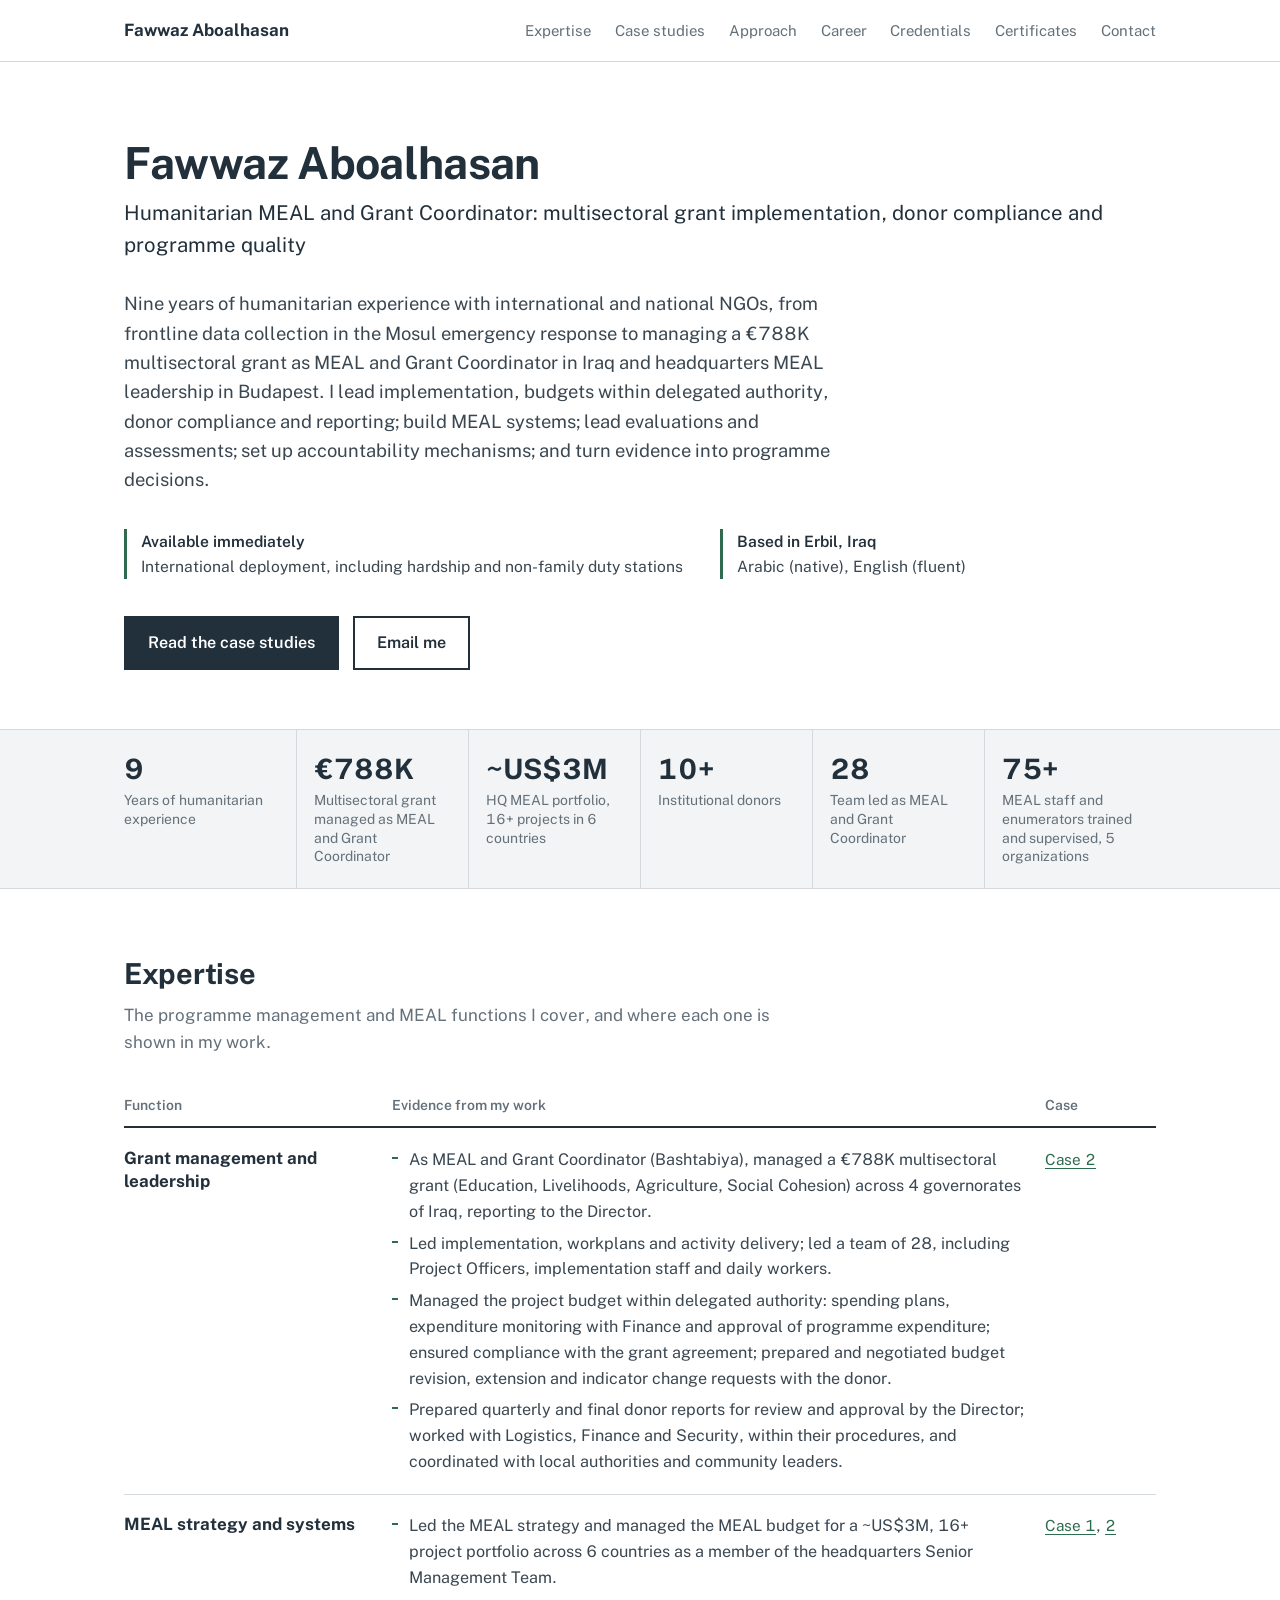
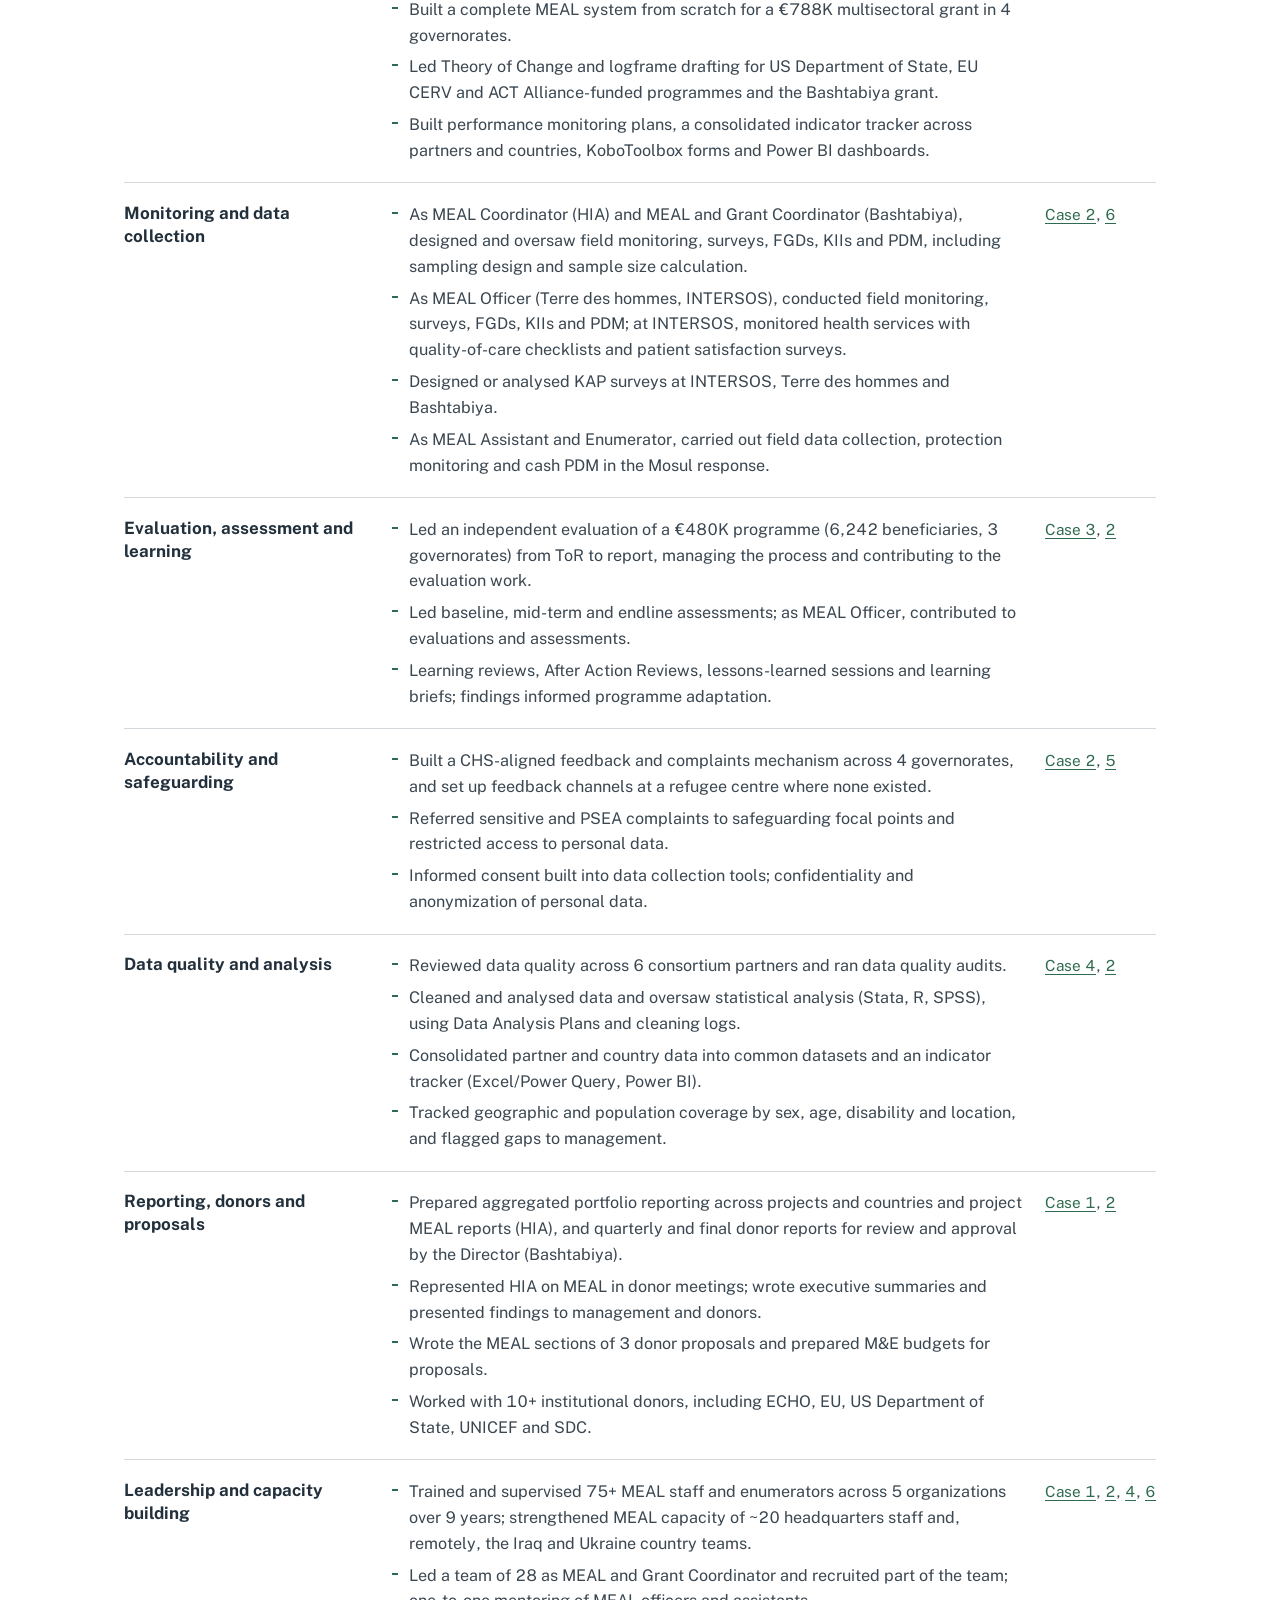
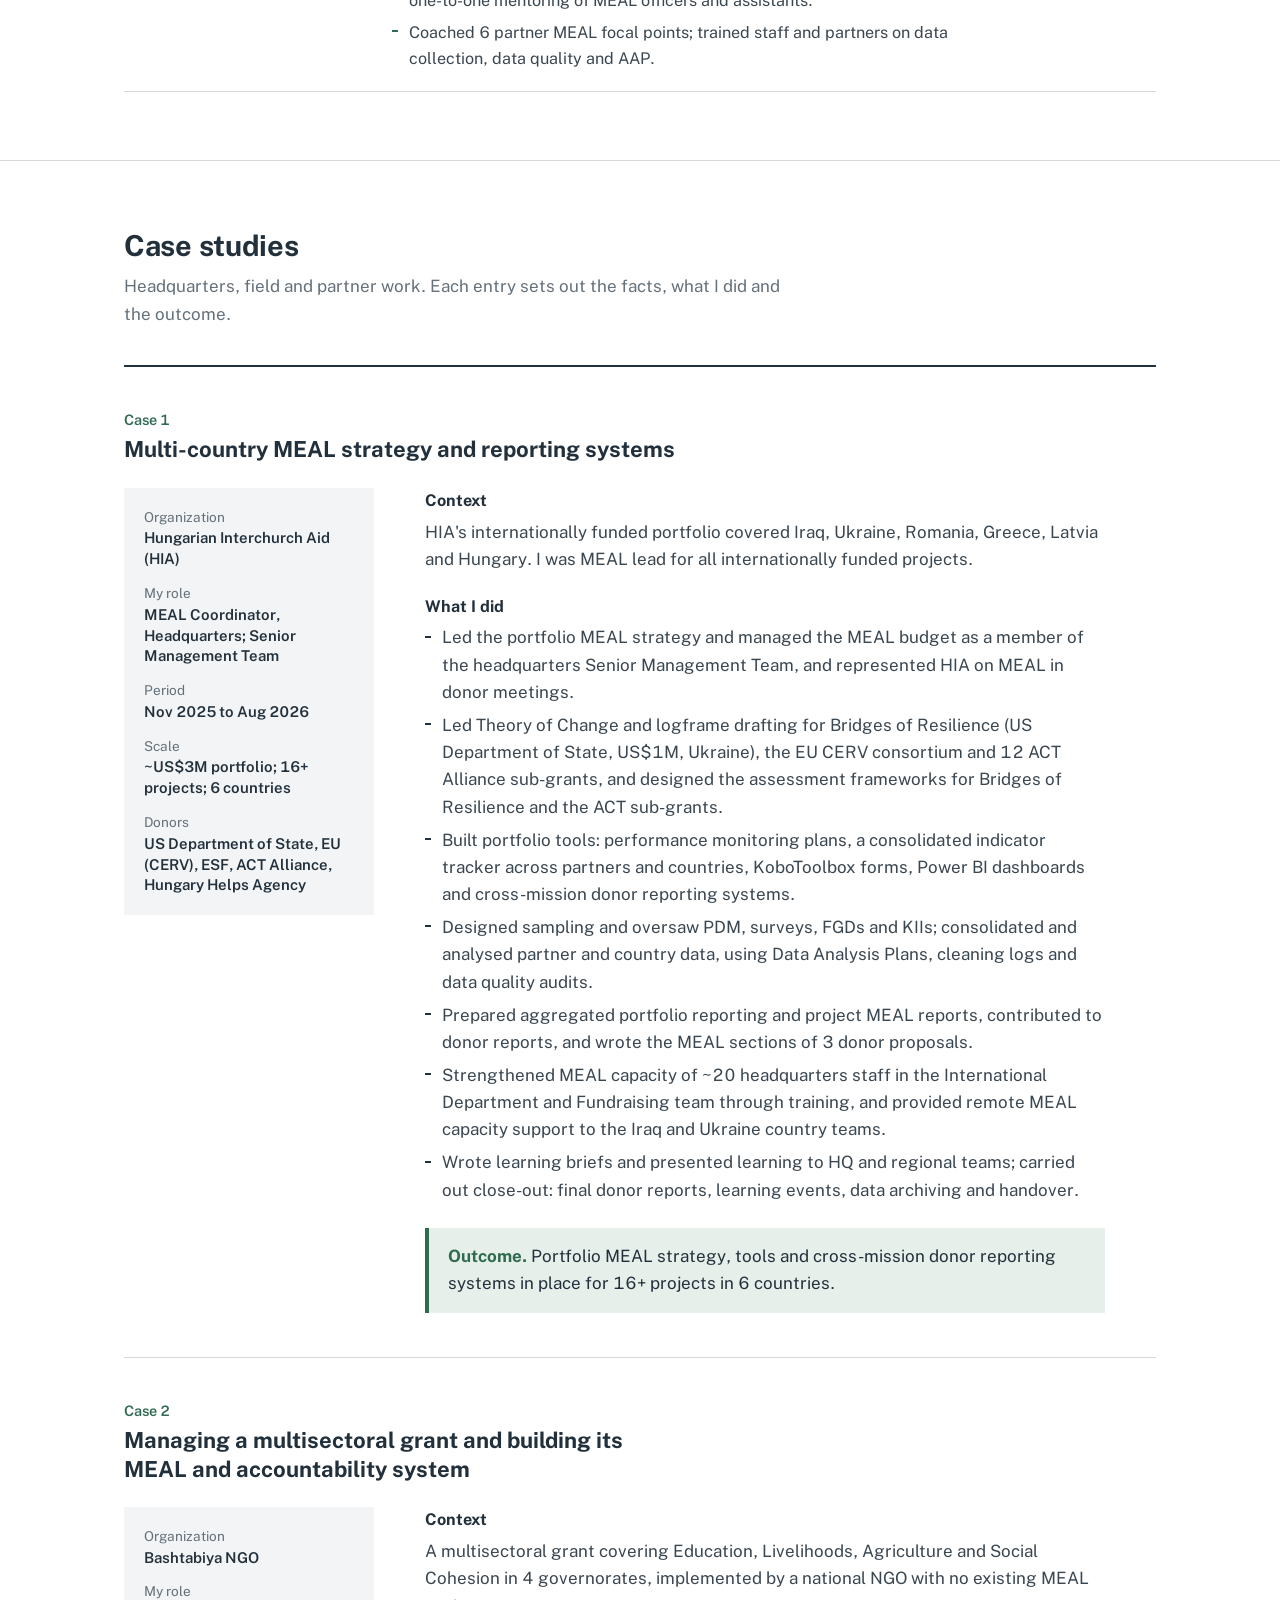
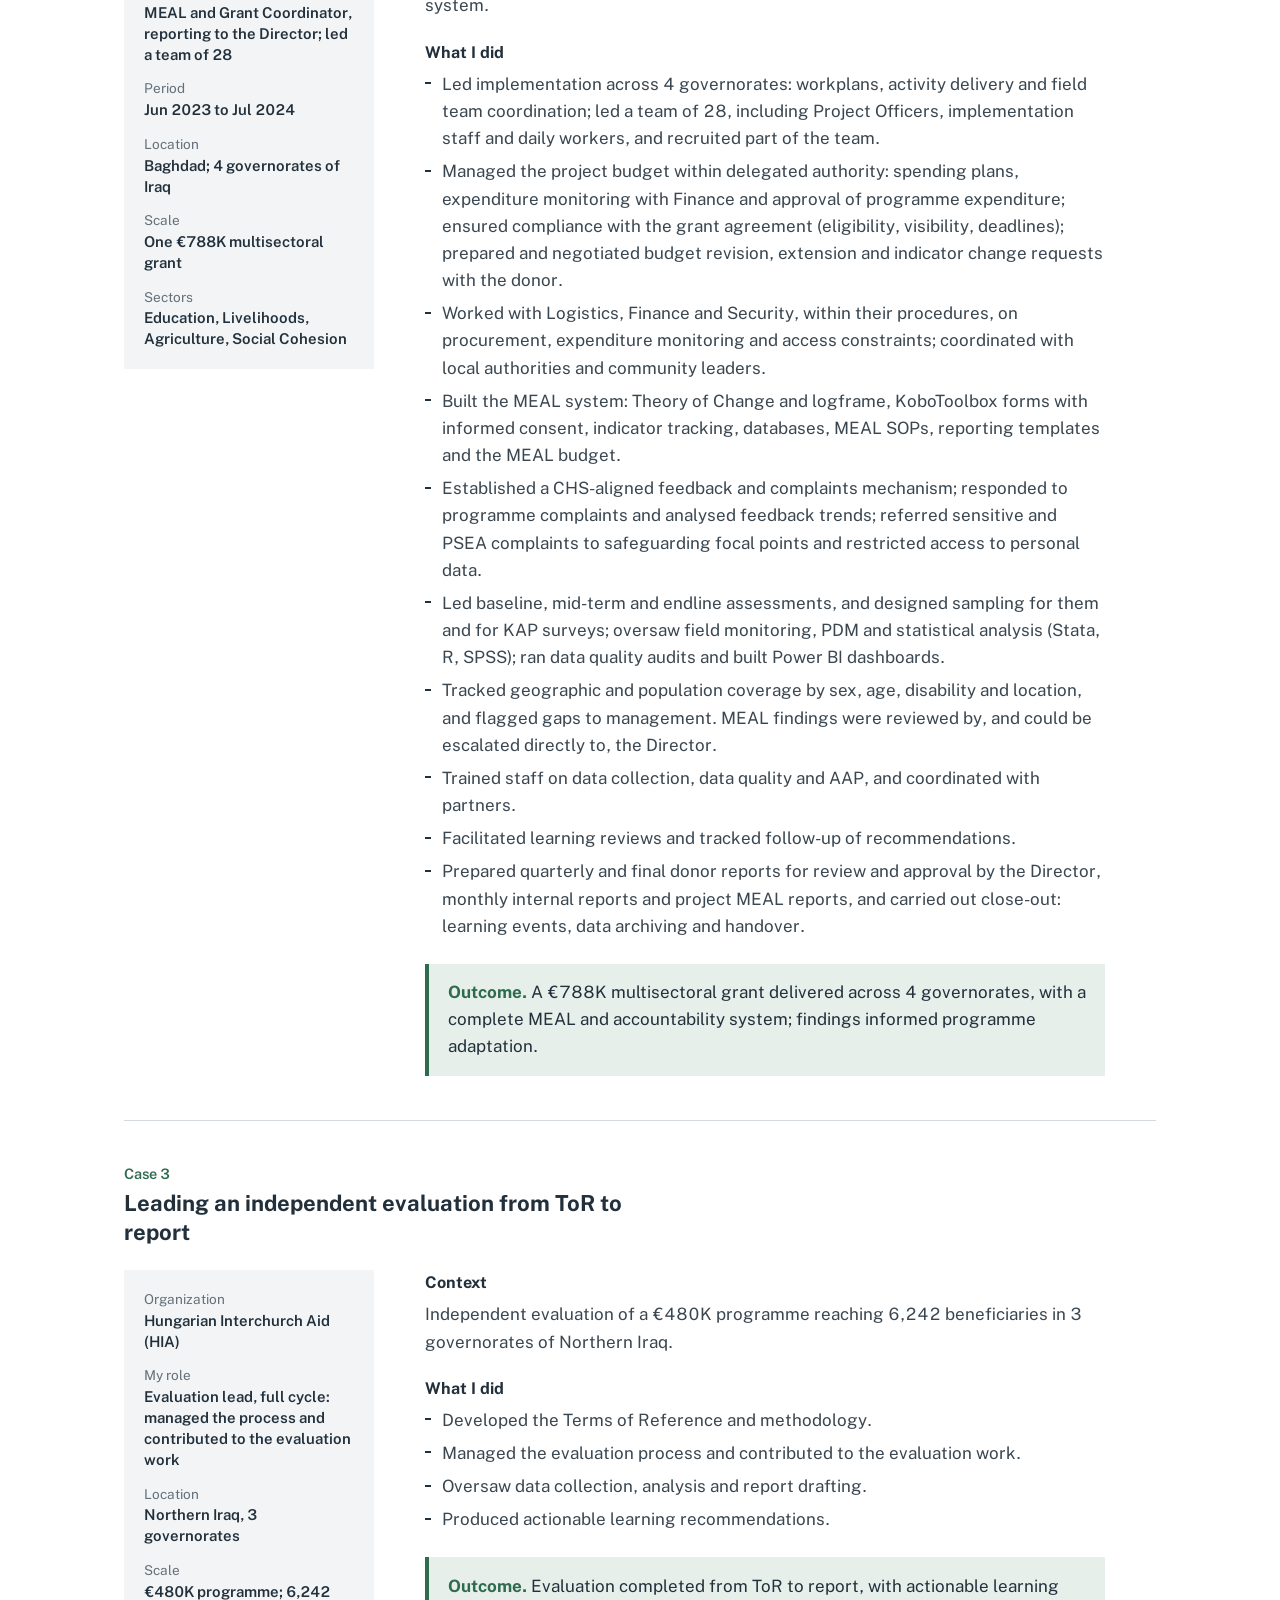
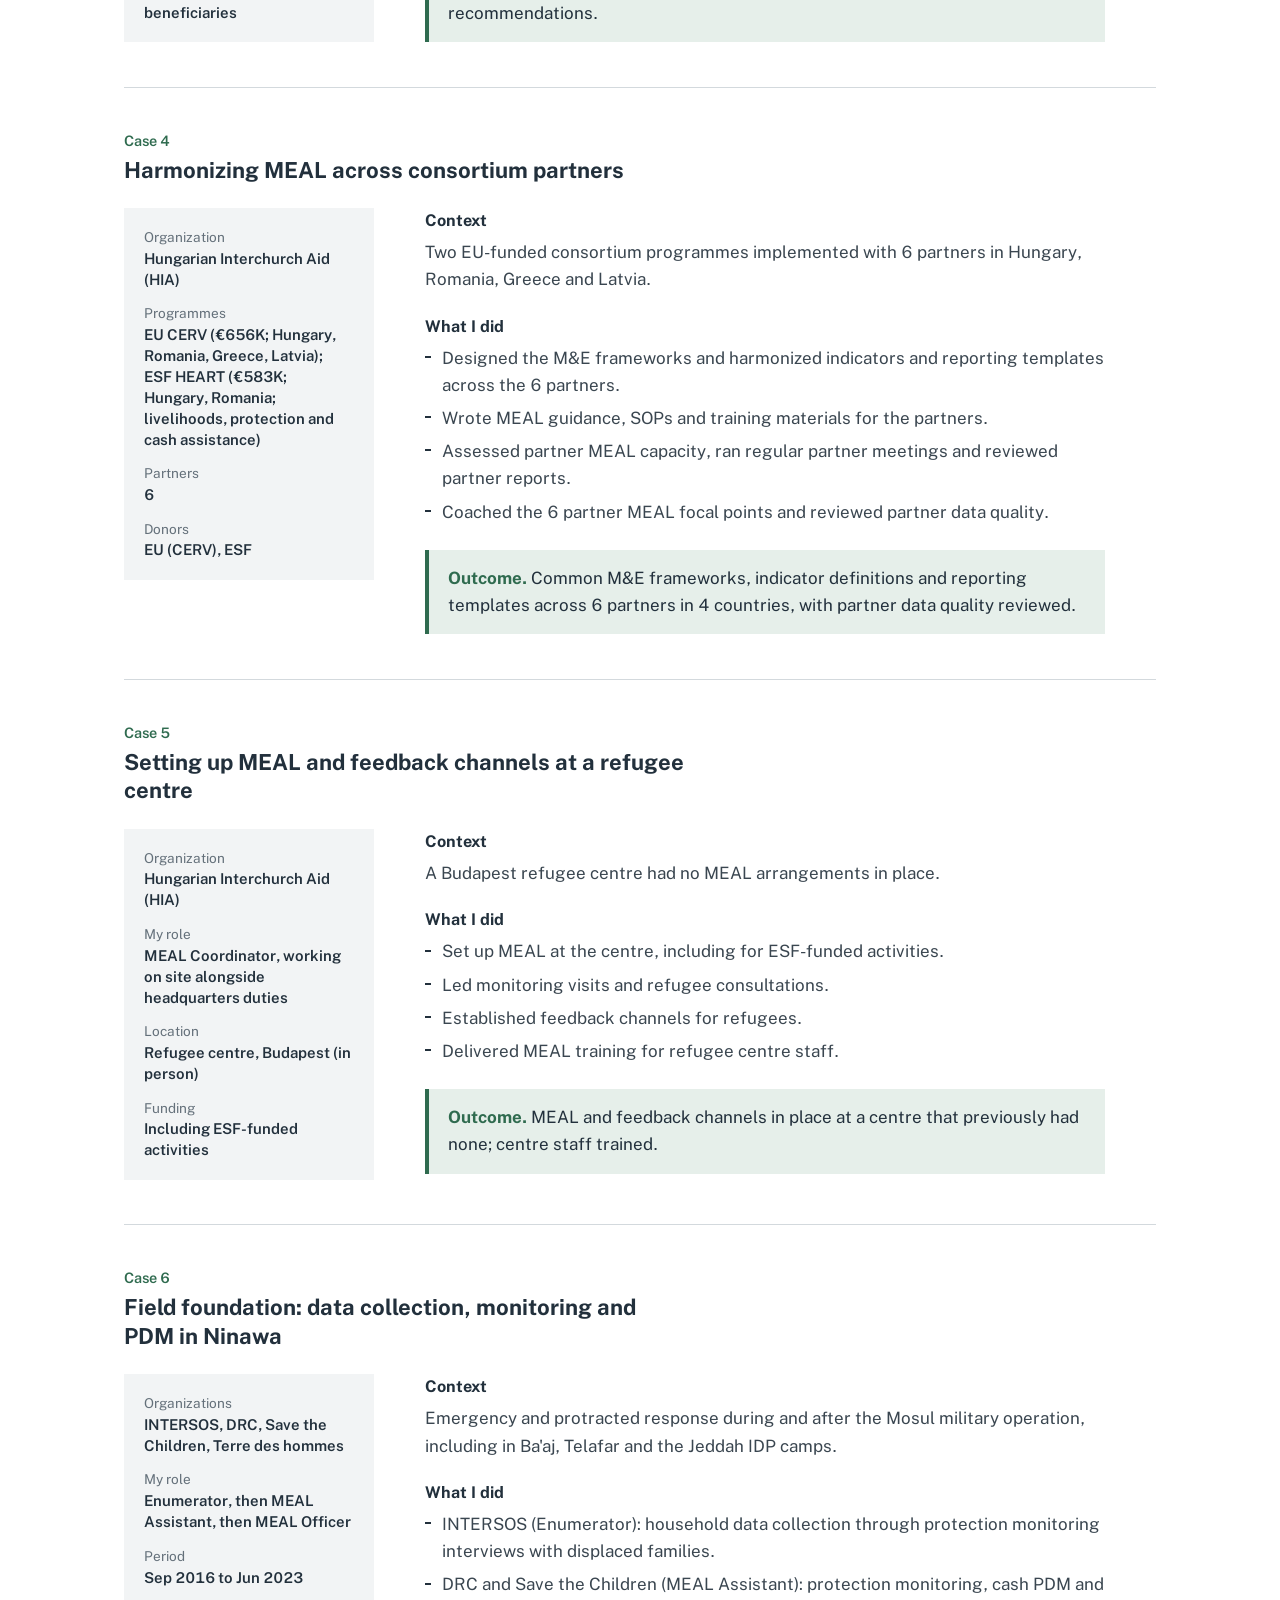
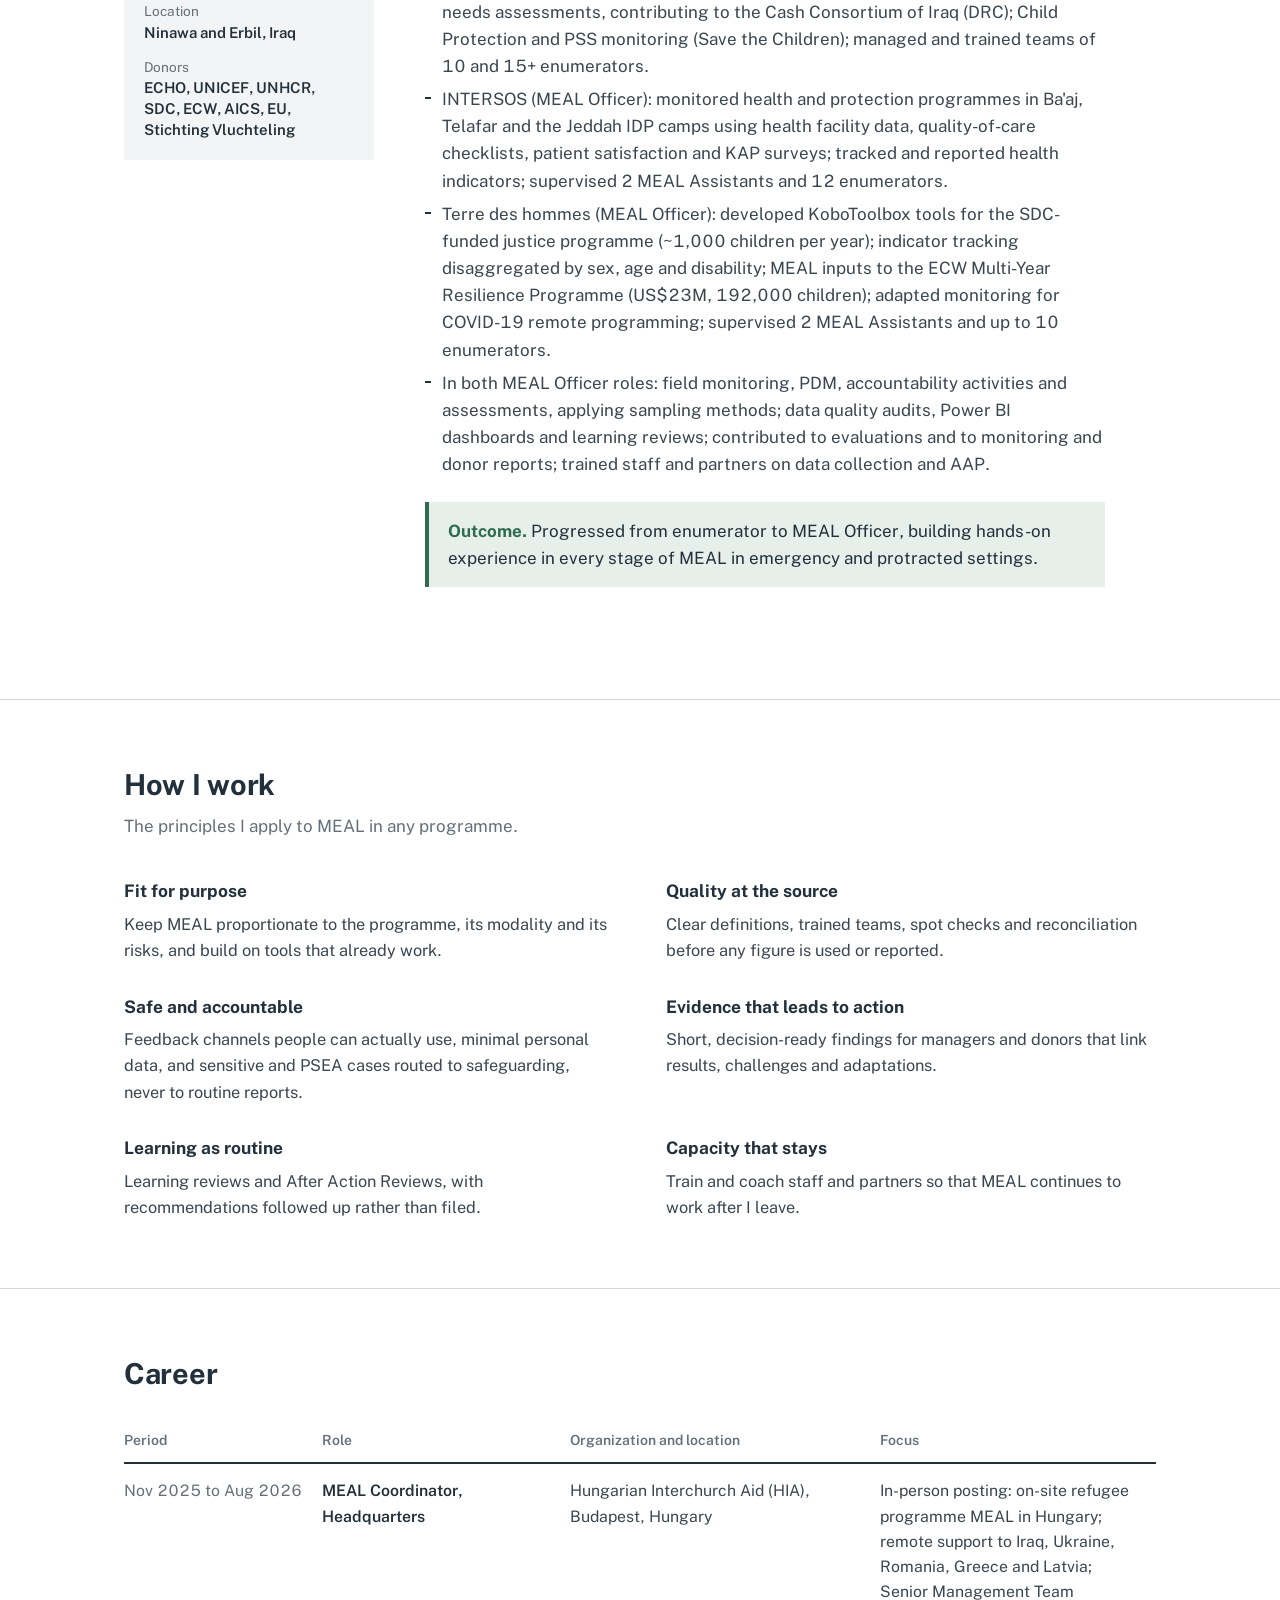
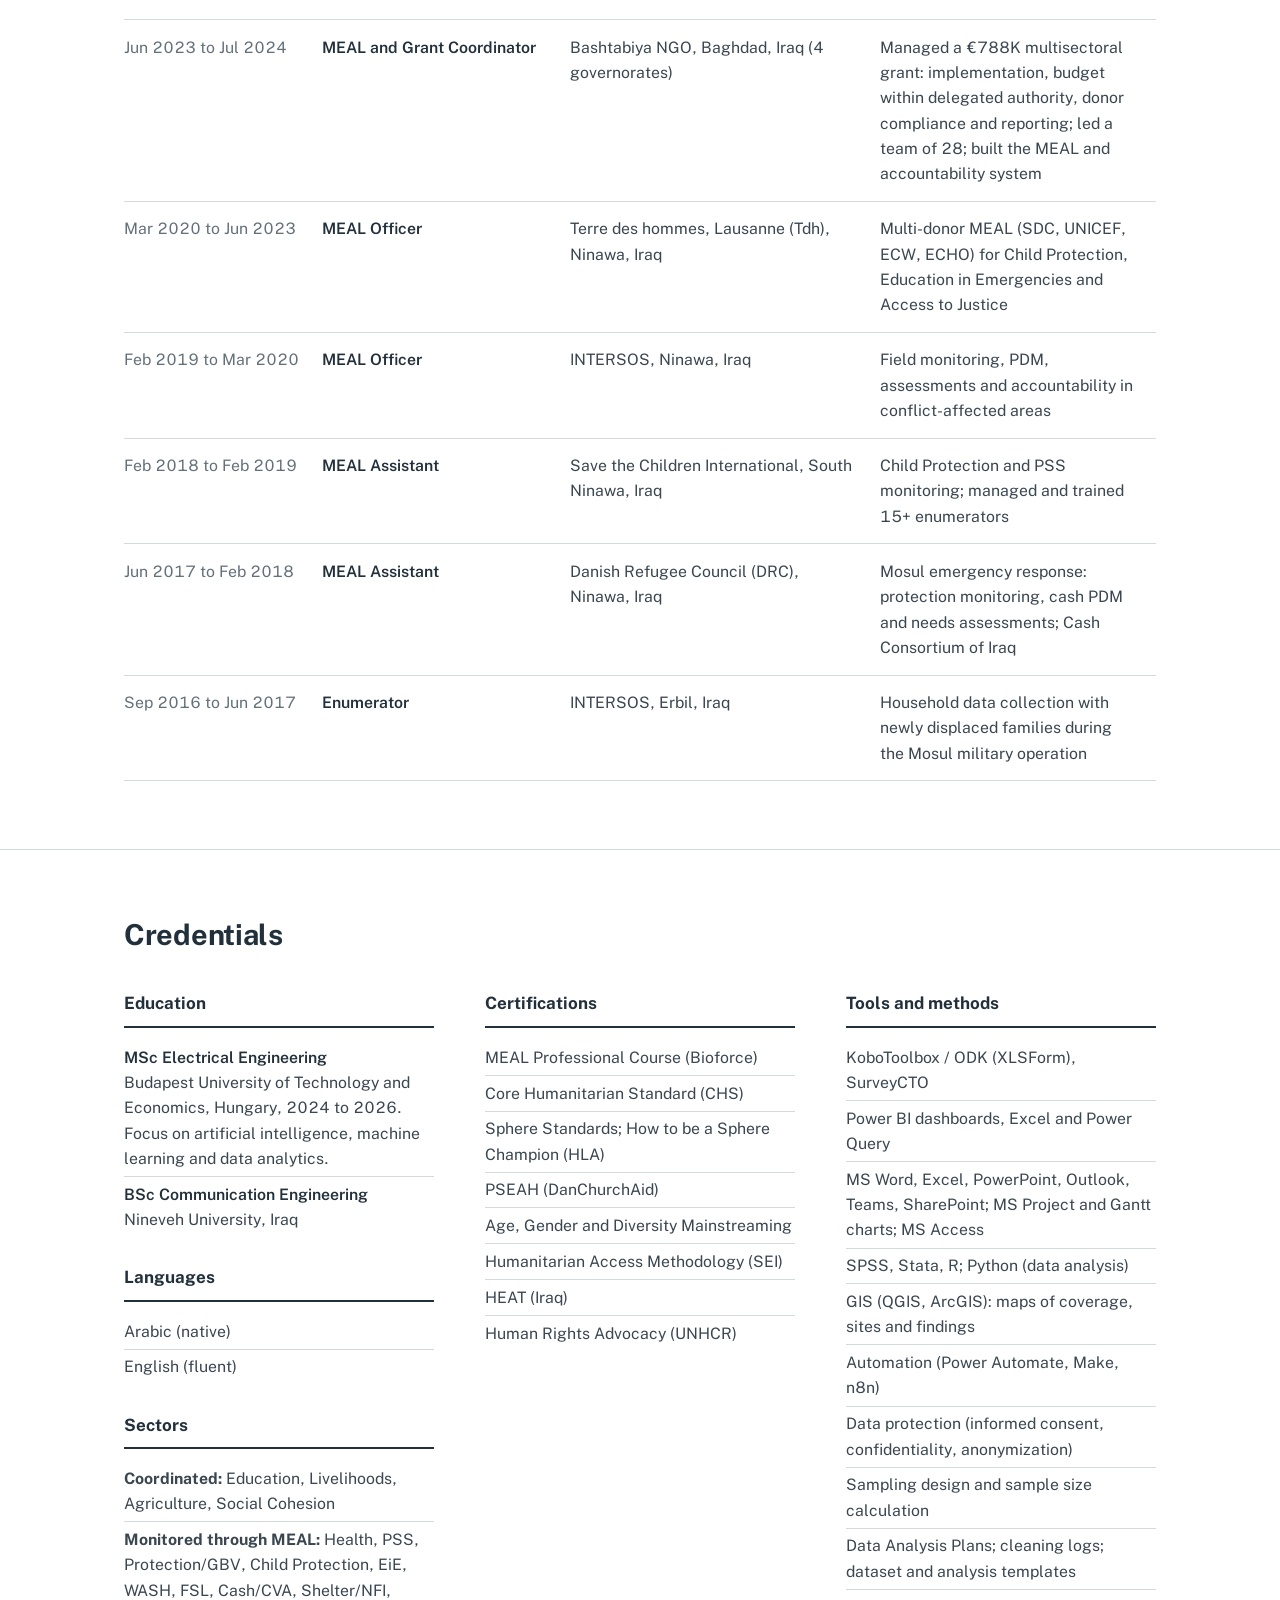
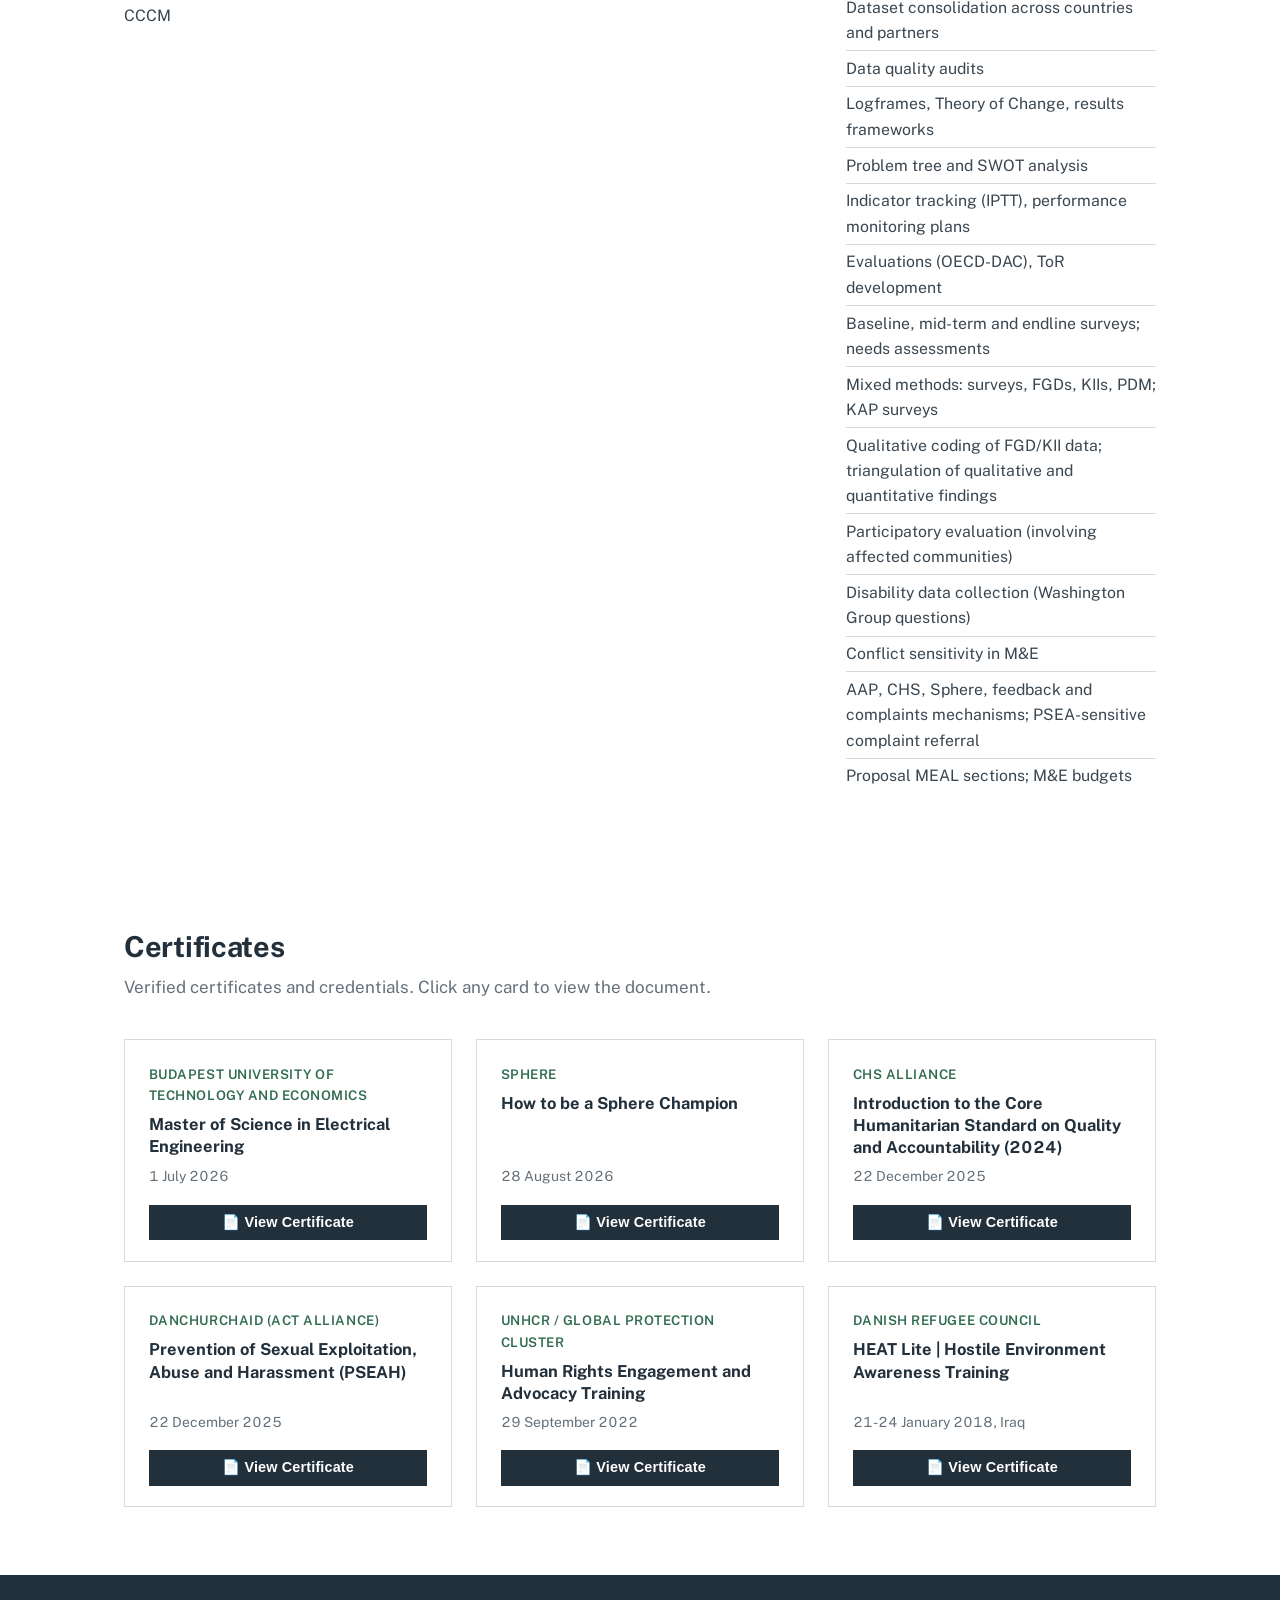
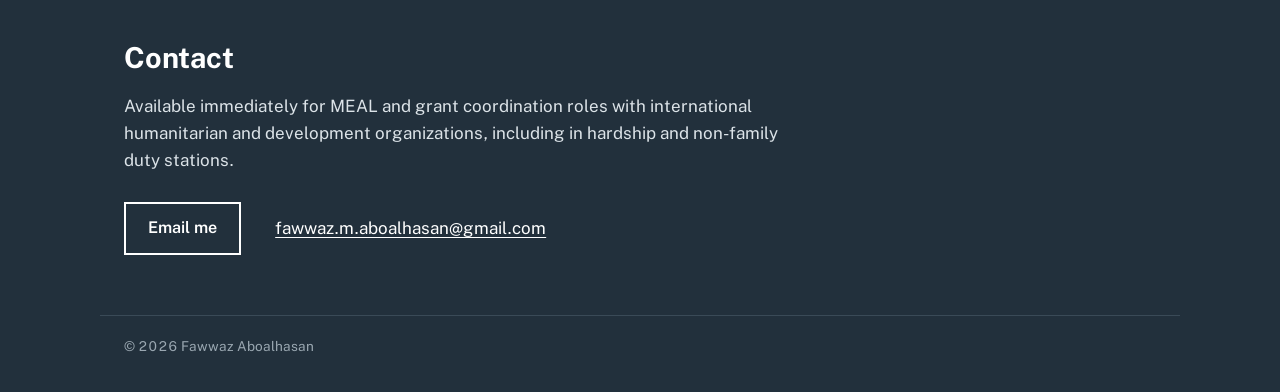
<file: index.html>
<!DOCTYPE html>
<html lang="en">
<head>
<meta charset="UTF-8">
<meta name="viewport" content="width=device-width, initial-scale=1.0">
<title>Fawwaz Aboalhasan | Humanitarian MEAL and Grant Coordinator</title>
<meta name="description" content="Fawwaz Aboalhasan: 9 years of humanitarian experience. MEAL and grant coordination, donor compliance and reporting, MEAL systems, evaluation and accountability to affected populations with international and national NGOs.">
<meta name="author" content="Fawwaz Aboalhasan">
<meta property="og:title" content="Fawwaz Aboalhasan | Humanitarian MEAL and Grant Coordinator">
<meta property="og:description" content="9 years of humanitarian experience: MEAL and grant coordination, donor compliance, MEAL systems, evaluation and accountability across 6 countries.">
<meta property="og:type" content="profile">
<link rel="icon" href="data:image/svg+xml,<svg xmlns='http://www.w3.org/2000/svg' viewBox='0 0 100 100'><rect width='100' height='100' fill='%2322303C'/><text x='50' y='66' font-family='Arial' font-weight='700' font-size='46' fill='white' text-anchor='middle'>FA</text></svg>">
<!-- Google tag (gtag.js) -->
<script async src="https://www.googletagmanager.com/gtag/js?id=G-R03B7P0TRR"></script>
<script>
  window.dataLayer = window.dataLayer || [];
  function gtag(){dataLayer.push(arguments);}
  gtag('js', new Date());
  gtag('config', 'G-R03B7P0TRR');
</script>
<link rel="preconnect" href="https://fonts.googleapis.com">
<link rel="preconnect" href="https://fonts.gstatic.com" crossorigin>
<link href="https://fonts.googleapis.com/css2?family=Public+Sans:ital,wght@0,400;0,600;0,700;1,400&display=swap" rel="stylesheet">
<style>
:root {
  --ink: #22303C;
  --text: #3A4650;
  --muted: #64707A;
  --rule: #D3D9DD;
  --panel: #F2F4F5;
  --paper: #FFFFFF;
  --green: #2F6B4F;
  --green-soft: #E6EFEA;
  --measure: 68ch;
  --wide: 1080px;
}
* { box-sizing: border-box; margin: 0; padding: 0; }
html { font-size: 17px; scroll-behavior: smooth; scroll-padding-top: 1rem; }
body {
  font-family: 'Public Sans', 'Segoe UI', Arial, sans-serif;
  font-variant-numeric: tabular-nums lining-nums;
  color: var(--text);
  background: var(--paper);
  line-height: 1.6;
  -webkit-font-smoothing: antialiased;
}
a { color: var(--green); text-decoration: underline; text-decoration-thickness: 1px; text-underline-offset: 3px; }
a:hover { color: var(--ink); }
:focus-visible { outline: 3px solid var(--green); outline-offset: 2px; }
.wrap { max-width: var(--wide); margin: 0 auto; padding: 0 24px; }

/* Top bar */
.topbar { border-bottom: 1px solid var(--rule); }
.topbar .wrap { display: flex; flex-wrap: wrap; justify-content: space-between; align-items: baseline; gap: .5rem 2rem; padding-top: 1rem; padding-bottom: 1rem; }
.topbar strong { color: var(--ink); font-weight: 700; }
.topbar nav { display: flex; flex-wrap: wrap; gap: .25rem 1.4rem; font-size: .88rem; }
.topbar nav a { color: var(--muted); text-decoration: none; }
.topbar nav a:hover { color: var(--ink); text-decoration: underline; }

/* Intro */
.intro { padding: 4.5rem 0 3.5rem; }
.intro h1 { font-size: 2.6rem; line-height: 1.12; font-weight: 700; color: var(--ink); letter-spacing: -0.015em; }
.intro .role { font-size: 1.2rem; color: var(--ink); margin-top: .5rem; }
.intro .lead { max-width: var(--measure); font-size: 1.08rem; margin-top: 1.6rem; }
.status { display: flex; flex-wrap: wrap; gap: .6rem 2.2rem; margin-top: 2rem; font-size: .92rem; }
.status div { padding-left: .8rem; border-left: 3px solid var(--green); }
.status b { display: block; color: var(--ink); font-weight: 600; }
.intro .actions { margin-top: 2.2rem; display: flex; flex-wrap: wrap; gap: .8rem; }
.btn { display: inline-block; padding: .7rem 1.3rem; font-weight: 600; font-size: .95rem; text-decoration: none; border: 2px solid var(--ink); color: var(--ink); }
.btn:hover { background: var(--ink); color: #fff; }
.btn.primary { background: var(--ink); color: #fff; }
.btn.primary:hover { background: var(--green); border-color: var(--green); }

/* Key figures */
.figures { background: var(--panel); border-top: 1px solid var(--rule); border-bottom: 1px solid var(--rule); }
.figures dl { display: grid; grid-template-columns: repeat(6, 1fr); }
.figures dl > div { padding: 1.4rem 1rem 1.3rem 0; }
.figures dl > div + div { padding-left: 1rem; border-left: 1px solid var(--rule); }
.figures dd { font-size: 1.65rem; font-weight: 700; color: var(--ink); line-height: 1.1; }
.figures dt { font-size: .82rem; color: var(--muted); margin-top: .35rem; line-height: 1.35; }
.figures dl > div { display: flex; flex-direction: column-reverse; justify-content: flex-end; }

/* Sections */
section.block { padding: 4rem 0; }
section.block + section.block { border-top: 1px solid var(--rule); }
.block h2 { font-size: 1.7rem; line-height: 1.2; font-weight: 700; color: var(--ink); letter-spacing: -0.01em; }
.block .sub { max-width: var(--measure); color: var(--muted); margin-top: .6rem; }
.block > .wrap > .body { margin-top: 2.2rem; }

/* Results matrix */
.matrix { width: 100%; border-collapse: collapse; font-size: .95rem; }
.matrix caption { text-align: left; }
.matrix th, .matrix td { text-align: left; vertical-align: top; padding: 1.1rem 1.2rem 1.1rem 0; border-bottom: 1px solid var(--rule); }
.matrix thead th { font-size: .82rem; font-weight: 600; color: var(--muted); border-bottom: 2px solid var(--ink); padding-top: 0; padding-bottom: .6rem; }
.matrix tbody th { width: 26%; color: var(--ink); font-weight: 700; font-size: 1rem; line-height: 1.35; }
.matrix td ul { list-style: none; }
.matrix td li { padding-left: 1rem; position: relative; margin-bottom: .35rem; }
.matrix td li:last-child { margin-bottom: 0; }
.matrix td li::before { content: ''; position: absolute; left: 0; top: .62em; width: 6px; height: 2px; background: var(--green); }
.matrix td.ref { width: 9%; padding-right: 0; white-space: nowrap; font-size: .9rem; }

/* Case studies */
.case { display: grid; grid-template-columns: 250px 1fr; gap: 0 3rem; padding: 2.6rem 0; border-top: 1px solid var(--rule); }
.case:first-child { border-top: 2px solid var(--ink); }
.case h3 { grid-column: 1 / -1; font-size: 1.3rem; line-height: 1.3; color: var(--ink); font-weight: 700; margin-bottom: 1.4rem; max-width: 40ch; }
.case h3 .n { display: block; font-size: .85rem; font-weight: 600; color: var(--green); margin-bottom: .3rem; letter-spacing: 0; }
.facts { font-size: .88rem; align-self: start; background: var(--panel); padding: 1.1rem 1.2rem; }
.facts div + div { margin-top: .75rem; }
.facts dt { color: var(--muted); font-size: .8rem; }
.facts dd { color: var(--ink); font-weight: 600; line-height: 1.4; }
.narrative { max-width: var(--measure); }
.narrative h4 { font-size: .95rem; color: var(--ink); font-weight: 700; margin-top: 1.2rem; margin-bottom: .3rem; }
.narrative h4:first-child { margin-top: 0; }
.narrative ul { list-style: none; }
.narrative li { padding-left: 1rem; position: relative; margin-bottom: .35rem; }
.narrative li::before { content: ''; position: absolute; left: 0; top: .66em; width: 6px; height: 2px; background: var(--ink); }
.outcome { margin-top: 1.4rem; padding: .9rem 1.1rem; background: var(--green-soft); border-left: 4px solid var(--green); color: var(--ink); }
.outcome b { color: var(--green); }

/* Approach */
.principles { display: grid; grid-template-columns: repeat(2, 1fr); gap: 1.8rem 3rem; }
.principles h3 { font-size: 1.02rem; color: var(--ink); font-weight: 700; margin-bottom: .3rem; }
.principles p { font-size: .96rem; max-width: 52ch; }

/* Career table */
.career { width: 100%; border-collapse: collapse; font-size: .93rem; }
.career th, .career td { text-align: left; vertical-align: top; padding: .85rem 1.2rem .85rem 0; border-bottom: 1px solid var(--rule); }
.career thead th { font-size: .82rem; font-weight: 600; color: var(--muted); border-bottom: 2px solid var(--ink); padding-top: 0; padding-bottom: .6rem; }
.career td:first-child { white-space: nowrap; color: var(--muted); width: 17%; }
.career td.r { color: var(--ink); font-weight: 600; width: 24%; }
.career td.o { width: 30%; }

/* Credentials */
.creds { display: grid; grid-template-columns: repeat(3, 1fr); gap: 2rem 3rem; }
.creds h3 { font-size: 1rem; color: var(--ink); font-weight: 700; padding-bottom: .5rem; margin-bottom: .7rem; border-bottom: 2px solid var(--ink); }
.creds ul { list-style: none; font-size: .93rem; }
.creds li { padding: .28rem 0; border-bottom: 1px solid var(--rule); }
.creds li:last-child { border-bottom: 0; }
.creds .deg { color: var(--ink); font-weight: 600; }

/* Certificates */
.cert-grid { display: grid; grid-template-columns: repeat(3, 1fr); gap: 1.4rem; }
.cert-card { border: 1px solid var(--rule); padding: 1.4rem 1.4rem 1.2rem; background: var(--paper); display: flex; flex-direction: column; }
.cert-card .cert-issuer { font-size: .78rem; font-weight: 600; color: var(--green); text-transform: uppercase; letter-spacing: .04em; margin-bottom: .4rem; }
.cert-card h3 { font-size: .97rem; font-weight: 700; color: var(--ink); line-height: 1.35; margin-bottom: .4rem; flex: 1; }
.cert-card .cert-date { font-size: .82rem; color: var(--muted); margin-bottom: 1rem; }
.cert-card .cert-btn { display: block; text-align: center; padding: .55rem 1rem; background: var(--ink); color: #fff; font-size: .85rem; font-weight: 600; cursor: pointer; border: none; width: 100%; letter-spacing: .01em; transition: background .15s; }
.cert-card .cert-btn:hover { background: var(--green); }
/* Modal */
.cert-modal { display: none; position: fixed; inset: 0; background: rgba(0,0,0,.7); z-index: 1000; align-items: center; justify-content: center; padding: 1.5rem; }
.cert-modal.open { display: flex; }
.cert-modal-box { background: var(--paper); width: 100%; max-width: 860px; max-height: 90vh; display: flex; flex-direction: column; }
.cert-modal-header { display: flex; justify-content: space-between; align-items: center; padding: .9rem 1.2rem; border-bottom: 1px solid var(--rule); }
.cert-modal-header h4 { font-size: 1rem; color: var(--ink); font-weight: 700; }
.cert-modal-close { background: none; border: none; font-size: 1.5rem; cursor: pointer; color: var(--muted); line-height: 1; padding: 0 .3rem; }
.cert-modal-close:hover { color: var(--ink); }
.cert-modal-body { flex: 1; overflow: hidden; }
.cert-modal-body iframe { width: 100%; height: 100%; min-height: 70vh; border: none; display: block; }
@media (max-width: 900px) { .cert-grid { grid-template-columns: repeat(2, 1fr); } }
@media (max-width: 680px) { .cert-grid { grid-template-columns: 1fr; } }

/* Contact */
.contact { background: var(--ink); color: #DCE3E8; padding: 3.5rem 0; }
.contact h2 { color: #fff; font-size: 1.7rem; }
.contact p { max-width: var(--measure); margin-top: .7rem; }
.contact .actions { margin-top: 1.6rem; display: flex; flex-wrap: wrap; gap: 1rem 2rem; align-items: center; }
.contact .btn { border-color: #fff; color: #fff; }
.contact .btn:hover { background: #fff; color: var(--ink); }
.contact a.mail { color: #fff; }
footer { background: var(--ink); color: #9AA7B1; font-size: .8rem; padding: 0 0 2rem; }
footer .wrap { border-top: 1px solid #3A4A57; padding-top: 1.2rem; }

/* Responsive */
@media (max-width: 900px) {
  .figures dl { grid-template-columns: repeat(3, 1fr); }
  .figures dl > div:nth-child(4) { border-left: 0; padding-left: 0; }
  .figures dl > div:nth-child(n+4) { border-top: 1px solid var(--rule); }
  .case { grid-template-columns: 1fr; }
  .facts { margin-bottom: 1.4rem; display: grid; grid-template-columns: repeat(2, 1fr); gap: .75rem 1.2rem; }
  .facts div + div { margin-top: 0; }
  .creds { grid-template-columns: 1fr 1fr; }
}
@media (max-width: 680px) {
  html { font-size: 16px; }
  .intro { padding: 3rem 0 2.5rem; }
  .intro h1 { font-size: 2rem; }
  .figures dl { grid-template-columns: repeat(2, 1fr); }
  .figures dl > div { border-left: 0 !important; padding-left: 0 !important; border-top: 1px solid var(--rule); }
  .figures dl > div:nth-child(-n+2) { border-top: 0; }
  .figures dl > div:nth-child(even) { padding-left: 1rem !important; border-left: 1px solid var(--rule) !important; }
  .matrix thead { display: none; }
  .matrix, .matrix tbody, .matrix tr, .matrix th, .matrix td { display: block; width: 100% !important; }
  .matrix tr { border-bottom: 1px solid var(--rule); padding: 1rem 0; }
  .matrix tbody tr:first-child { border-top: 2px solid var(--ink); }
  .matrix th, .matrix td { border: 0; padding: 0 0 .5rem; }
  .principles, .creds { grid-template-columns: 1fr; }
  .facts { grid-template-columns: 1fr; }
  .career thead { display: none; }
  .career, .career tbody, .career tr, .career td { display: block; width: 100% !important; }
  .career tr { padding: .9rem 0; border-bottom: 1px solid var(--rule); }
  .career td { border: 0; padding: 0; }
}
@media print {
  .topbar nav, .actions { display: none; }
  .contact, footer { background: none; color: var(--text); }
  .contact h2, .contact a.mail { color: var(--ink); }
  .case, .matrix tr { break-inside: avoid; }
}
@media (prefers-reduced-motion: reduce) { html { scroll-behavior: auto; } }
</style>
</head>
<body>

<header class="topbar">
  <div class="wrap">
    <strong>Fawwaz Aboalhasan</strong>
    <nav aria-label="Page sections">
      <a href="#expertise">Expertise</a>
      <a href="#cases">Case studies</a>
      <a href="#approach">Approach</a>
      <a href="#career">Career</a>
      <a href="#credentials">Credentials</a>
      <a href="#certificates">Certificates</a>
      <a href="#contact">Contact</a>
    </nav>
  </div>
</header>

<main>
<section class="intro">
  <div class="wrap">
    <h1>Fawwaz Aboalhasan</h1>
    <p class="role">Humanitarian MEAL and Grant Coordinator: multisectoral grant implementation, donor compliance and programme quality</p>
    <p class="lead">Nine years of humanitarian experience with international and national NGOs, from frontline data collection in the Mosul emergency response to managing a &euro;788K multisectoral grant as MEAL and Grant Coordinator in Iraq and headquarters MEAL leadership in Budapest. I lead implementation, budgets within delegated authority, donor compliance and reporting; build MEAL systems; lead evaluations and assessments; set up accountability mechanisms; and turn evidence into programme decisions.</p>
    <div class="status">
      <div><b>Available immediately</b>International deployment, including hardship and non-family duty stations</div>
      <div><b>Based in Erbil, Iraq</b>Arabic (native), English (fluent)</div>
    </div>
    <div class="actions">
      <a class="btn primary" href="#cases">Read the case studies</a>
      <a class="btn" href="mailto:fawwaz.m.aboalhasan@gmail.com">Email me</a>
    </div>
  </div>
</section>

<section class="figures" aria-label="Key figures">
  <div class="wrap">
    <dl>
      <div><dt>Years of humanitarian experience</dt><dd>9</dd></div>
      <div><dt>Multisectoral grant managed as MEAL and Grant Coordinator</dt><dd>&euro;788K</dd></div>
      <div><dt>HQ MEAL portfolio, 16+ projects in 6 countries</dt><dd>~US$3M</dd></div>
      <div><dt>Institutional donors</dt><dd>10+</dd></div>
      <div><dt>Team led as MEAL and Grant Coordinator</dt><dd>28</dd></div>
      <div><dt>MEAL staff and enumerators trained and supervised, 5 organizations</dt><dd>75+</dd></div>
    </dl>
  </div>
</section>

<section class="block" id="expertise">
  <div class="wrap">
    <h2>Expertise</h2>
    <p class="sub">The programme management and MEAL functions I cover, and where each one is shown in my work.</p>
    <div class="body">
      <table class="matrix">
        <thead><tr><th scope="col">Function</th><th scope="col">Evidence from my work</th><th scope="col">Case</th></tr></thead>
        <tbody>
          <tr>
            <th scope="row">Grant management and leadership</th>
            <td><ul>
              <li>As MEAL and Grant Coordinator (Bashtabiya), managed a &euro;788K multisectoral grant (Education, Livelihoods, Agriculture, Social Cohesion) across 4 governorates of Iraq, reporting to the Director.</li>
              <li>Led implementation, workplans and activity delivery; led a team of 28, including Project Officers, implementation staff and daily workers.</li>
              <li>Managed the project budget within delegated authority: spending plans, expenditure monitoring with Finance and approval of programme expenditure; ensured compliance with the grant agreement; prepared and negotiated budget revision, extension and indicator change requests with the donor.</li>
              <li>Prepared quarterly and final donor reports for review and approval by the Director; worked with Logistics, Finance and Security, within their procedures, and coordinated with local authorities and community leaders.</li>
            </ul></td>
            <td class="ref"><a href="#case-2">Case 2</a></td>
          </tr>
          <tr>
            <th scope="row">MEAL strategy and systems</th>
            <td><ul>
              <li>Led the MEAL strategy and managed the MEAL budget for a ~US$3M, 16+ project portfolio across 6 countries as a member of the headquarters Senior Management Team.</li>
              <li>Built a complete MEAL system from scratch for a &euro;788K multisectoral grant in 4 governorates.</li>
              <li>Led Theory of Change and logframe drafting for US Department of State, EU CERV and ACT Alliance-funded programmes and the Bashtabiya grant.</li>
              <li>Built performance monitoring plans, a consolidated indicator tracker across partners and countries, KoboToolbox forms and Power BI dashboards.</li>
            </ul></td>
            <td class="ref"><a href="#case-1">Case 1</a>, <a href="#case-2">2</a></td>
          </tr>
          <tr>
            <th scope="row">Monitoring and data collection</th>
            <td><ul>
              <li>As MEAL Coordinator (HIA) and MEAL and Grant Coordinator (Bashtabiya), designed and oversaw field monitoring, surveys, FGDs, KIIs and PDM, including sampling design and sample size calculation.</li>
              <li>As MEAL Officer (Terre des hommes, INTERSOS), conducted field monitoring, surveys, FGDs, KIIs and PDM; at INTERSOS, monitored health services with quality-of-care checklists and patient satisfaction surveys.</li>
              <li>Designed or analysed KAP surveys at INTERSOS, Terre des hommes and Bashtabiya.</li>
              <li>As MEAL Assistant and Enumerator, carried out field data collection, protection monitoring and cash PDM in the Mosul response.</li>
            </ul></td>
            <td class="ref"><a href="#case-2">Case 2</a>, <a href="#case-6">6</a></td>
          </tr>
          <tr>
            <th scope="row">Evaluation, assessment and learning</th>
            <td><ul>
              <li>Led an independent evaluation of a &euro;480K programme (6,242 beneficiaries, 3 governorates) from ToR to report, managing the process and contributing to the evaluation work.</li>
              <li>Led baseline, mid-term and endline assessments; as MEAL Officer, contributed to evaluations and assessments.</li>
              <li>Learning reviews, After Action Reviews, lessons-learned sessions and learning briefs; findings informed programme adaptation.</li>
            </ul></td>
            <td class="ref"><a href="#case-3">Case 3</a>, <a href="#case-2">2</a></td>
          </tr>
          <tr>
            <th scope="row">Accountability and safeguarding</th>
            <td><ul>
              <li>Built a CHS-aligned feedback and complaints mechanism across 4 governorates, and set up feedback channels at a refugee centre where none existed.</li>
              <li>Referred sensitive and PSEA complaints to safeguarding focal points and restricted access to personal data.</li>
              <li>Informed consent built into data collection tools; confidentiality and anonymization of personal data.</li>
            </ul></td>
            <td class="ref"><a href="#case-2">Case 2</a>, <a href="#case-5">5</a></td>
          </tr>
          <tr>
            <th scope="row">Data quality and analysis</th>
            <td><ul>
              <li>Reviewed data quality across 6 consortium partners and ran data quality audits.</li>
              <li>Cleaned and analysed data and oversaw statistical analysis (Stata, R, SPSS), using Data Analysis Plans and cleaning logs.</li>
              <li>Consolidated partner and country data into common datasets and an indicator tracker (Excel/Power Query, Power BI).</li>
              <li>Tracked geographic and population coverage by sex, age, disability and location, and flagged gaps to management.</li>
            </ul></td>
            <td class="ref"><a href="#case-4">Case 4</a>, <a href="#case-2">2</a></td>
          </tr>
          <tr>
            <th scope="row">Reporting, donors and proposals</th>
            <td><ul>
              <li>Prepared aggregated portfolio reporting across projects and countries and project MEAL reports (HIA), and quarterly and final donor reports for review and approval by the Director (Bashtabiya).</li>
              <li>Represented HIA on MEAL in donor meetings; wrote executive summaries and presented findings to management and donors.</li>
              <li>Wrote the MEAL sections of 3 donor proposals and prepared M&amp;E budgets for proposals.</li>
              <li>Worked with 10+ institutional donors, including ECHO, EU, US Department of State, UNICEF and SDC.</li>
            </ul></td>
            <td class="ref"><a href="#case-1">Case 1</a>, <a href="#case-2">2</a></td>
          </tr>
          <tr>
            <th scope="row">Leadership and capacity building</th>
            <td><ul>
              <li>Trained and supervised 75+ MEAL staff and enumerators across 5 organizations over 9 years; strengthened MEAL capacity of ~20 headquarters staff and, remotely, the Iraq and Ukraine country teams.</li>
              <li>Led a team of 28 as MEAL and Grant Coordinator and recruited part of the team; one-to-one mentoring of MEAL officers and assistants.</li>
              <li>Coached 6 partner MEAL focal points; trained staff and partners on data collection, data quality and AAP.</li>
            </ul></td>
            <td class="ref"><a href="#case-1">Case 1</a>, <a href="#case-2">2</a>, <a href="#case-4">4</a>, <a href="#case-6">6</a></td>
          </tr>
        </tbody>
      </table>
    </div>
  </div>
</section>

<section class="block" id="cases">
  <div class="wrap">
    <h2>Case studies</h2>
    <p class="sub">Headquarters, field and partner work. Each entry sets out the facts, what I did and the outcome.</p>
    <div class="body">

      <article class="case" id="case-1">
        <h3><span class="n">Case 1</span>Multi-country MEAL strategy and reporting systems</h3>
        <dl class="facts">
          <div><dt>Organization</dt><dd>Hungarian Interchurch Aid (HIA)</dd></div>
          <div><dt>My role</dt><dd>MEAL Coordinator, Headquarters; Senior Management Team</dd></div>
          <div><dt>Period</dt><dd>Nov 2025 to Aug 2026</dd></div>
          <div><dt>Scale</dt><dd>~US$3M portfolio; 16+ projects; 6 countries</dd></div>
          <div><dt>Donors</dt><dd>US Department of State, EU (CERV), ESF, ACT Alliance, Hungary Helps Agency</dd></div>
        </dl>
        <div class="narrative">
          <h4>Context</h4>
          <p>HIA's internationally funded portfolio covered Iraq, Ukraine, Romania, Greece, Latvia and Hungary. I was MEAL lead for all internationally funded projects.</p>
          <h4>What I did</h4>
          <ul>
            <li>Led the portfolio MEAL strategy and managed the MEAL budget as a member of the headquarters Senior Management Team, and represented HIA on MEAL in donor meetings.</li>
            <li>Led Theory of Change and logframe drafting for Bridges of Resilience (US Department of State, US$1M, Ukraine), the EU CERV consortium and 12 ACT Alliance sub-grants, and designed the assessment frameworks for Bridges of Resilience and the ACT sub-grants.</li>
            <li>Built portfolio tools: performance monitoring plans, a consolidated indicator tracker across partners and countries, KoboToolbox forms, Power BI dashboards and cross-mission donor reporting systems.</li>
            <li>Designed sampling and oversaw PDM, surveys, FGDs and KIIs; consolidated and analysed partner and country data, using Data Analysis Plans, cleaning logs and data quality audits.</li>
            <li>Prepared aggregated portfolio reporting and project MEAL reports, contributed to donor reports, and wrote the MEAL sections of 3 donor proposals.</li>
            <li>Strengthened MEAL capacity of ~20 headquarters staff in the International Department and Fundraising team through training, and provided remote MEAL capacity support to the Iraq and Ukraine country teams.</li>
            <li>Wrote learning briefs and presented learning to HQ and regional teams; carried out close-out: final donor reports, learning events, data archiving and handover.</li>
          </ul>
          <p class="outcome"><b>Outcome.</b> Portfolio MEAL strategy, tools and cross-mission donor reporting systems in place for 16+ projects in 6 countries.</p>
        </div>
      </article>

      <article class="case" id="case-2">
        <h3><span class="n">Case 2</span>Managing a multisectoral grant and building its MEAL and accountability system</h3>
        <dl class="facts">
          <div><dt>Organization</dt><dd>Bashtabiya NGO</dd></div>
          <div><dt>My role</dt><dd>MEAL and Grant Coordinator, reporting to the Director; led a team of 28</dd></div>
          <div><dt>Period</dt><dd>Jun 2023 to Jul 2024</dd></div>
          <div><dt>Location</dt><dd>Baghdad; 4 governorates of Iraq</dd></div>
          <div><dt>Scale</dt><dd>One &euro;788K multisectoral grant</dd></div>
          <div><dt>Sectors</dt><dd>Education, Livelihoods, Agriculture, Social Cohesion</dd></div>
        </dl>
        <div class="narrative">
          <h4>Context</h4>
          <p>A multisectoral grant covering Education, Livelihoods, Agriculture and Social Cohesion in 4 governorates, implemented by a national NGO with no existing MEAL system.</p>
          <h4>What I did</h4>
          <ul>
            <li>Led implementation across 4 governorates: workplans, activity delivery and field team coordination; led a team of 28, including Project Officers, implementation staff and daily workers, and recruited part of the team.</li>
            <li>Managed the project budget within delegated authority: spending plans, expenditure monitoring with Finance and approval of programme expenditure; ensured compliance with the grant agreement (eligibility, visibility, deadlines); prepared and negotiated budget revision, extension and indicator change requests with the donor.</li>
            <li>Worked with Logistics, Finance and Security, within their procedures, on procurement, expenditure monitoring and access constraints; coordinated with local authorities and community leaders.</li>
            <li>Built the MEAL system: Theory of Change and logframe, KoboToolbox forms with informed consent, indicator tracking, databases, MEAL SOPs, reporting templates and the MEAL budget.</li>
            <li>Established a CHS-aligned feedback and complaints mechanism; responded to programme complaints and analysed feedback trends; referred sensitive and PSEA complaints to safeguarding focal points and restricted access to personal data.</li>
            <li>Led baseline, mid-term and endline assessments, and designed sampling for them and for KAP surveys; oversaw field monitoring, PDM and statistical analysis (Stata, R, SPSS); ran data quality audits and built Power BI dashboards.</li>
            <li>Tracked geographic and population coverage by sex, age, disability and location, and flagged gaps to management. MEAL findings were reviewed by, and could be escalated directly to, the Director.</li>
            <li>Trained staff on data collection, data quality and AAP, and coordinated with partners.</li>
            <li>Facilitated learning reviews and tracked follow-up of recommendations.</li>
            <li>Prepared quarterly and final donor reports for review and approval by the Director, monthly internal reports and project MEAL reports, and carried out close-out: learning events, data archiving and handover.</li>
          </ul>
          <p class="outcome"><b>Outcome.</b> A &euro;788K multisectoral grant delivered across 4 governorates, with a complete MEAL and accountability system; findings informed programme adaptation.</p>
        </div>
      </article>

      <article class="case" id="case-3">
        <h3><span class="n">Case 3</span>Leading an independent evaluation from ToR to report</h3>
        <dl class="facts">
          <div><dt>Organization</dt><dd>Hungarian Interchurch Aid (HIA)</dd></div>
          <div><dt>My role</dt><dd>Evaluation lead, full cycle: managed the process and contributed to the evaluation work</dd></div>
          <div><dt>Location</dt><dd>Northern Iraq, 3 governorates</dd></div>
          <div><dt>Scale</dt><dd>&euro;480K programme; 6,242 beneficiaries</dd></div>
        </dl>
        <div class="narrative">
          <h4>Context</h4>
          <p>Independent evaluation of a &euro;480K programme reaching 6,242 beneficiaries in 3 governorates of Northern Iraq.</p>
          <h4>What I did</h4>
          <ul>
            <li>Developed the Terms of Reference and methodology.</li>
            <li>Managed the evaluation process and contributed to the evaluation work.</li>
            <li>Oversaw data collection, analysis and report drafting.</li>
            <li>Produced actionable learning recommendations.</li>
          </ul>
          <p class="outcome"><b>Outcome.</b> Evaluation completed from ToR to report, with actionable learning recommendations.</p>
        </div>
      </article>

      <article class="case" id="case-4">
        <h3><span class="n">Case 4</span>Harmonizing MEAL across consortium partners</h3>
        <dl class="facts">
          <div><dt>Organization</dt><dd>Hungarian Interchurch Aid (HIA)</dd></div>
          <div><dt>Programmes</dt><dd>EU CERV (&euro;656K; Hungary, Romania, Greece, Latvia); ESF HEART (&euro;583K; Hungary, Romania; livelihoods, protection and cash assistance)</dd></div>
          <div><dt>Partners</dt><dd>6</dd></div>
          <div><dt>Donors</dt><dd>EU (CERV), ESF</dd></div>
        </dl>
        <div class="narrative">
          <h4>Context</h4>
          <p>Two EU-funded consortium programmes implemented with 6 partners in Hungary, Romania, Greece and Latvia.</p>
          <h4>What I did</h4>
          <ul>
            <li>Designed the M&amp;E frameworks and harmonized indicators and reporting templates across the 6 partners.</li>
            <li>Wrote MEAL guidance, SOPs and training materials for the partners.</li>
            <li>Assessed partner MEAL capacity, ran regular partner meetings and reviewed partner reports.</li>
            <li>Coached the 6 partner MEAL focal points and reviewed partner data quality.</li>
          </ul>
          <p class="outcome"><b>Outcome.</b> Common M&amp;E frameworks, indicator definitions and reporting templates across 6 partners in 4 countries, with partner data quality reviewed.</p>
        </div>
      </article>

      <article class="case" id="case-5">
        <h3><span class="n">Case 5</span>Setting up MEAL and feedback channels at a refugee centre</h3>
        <dl class="facts">
          <div><dt>Organization</dt><dd>Hungarian Interchurch Aid (HIA)</dd></div>
          <div><dt>My role</dt><dd>MEAL Coordinator, working on site alongside headquarters duties</dd></div>
          <div><dt>Location</dt><dd>Refugee centre, Budapest (in person)</dd></div>
          <div><dt>Funding</dt><dd>Including ESF-funded activities</dd></div>
        </dl>
        <div class="narrative">
          <h4>Context</h4>
          <p>A Budapest refugee centre had no MEAL arrangements in place.</p>
          <h4>What I did</h4>
          <ul>
            <li>Set up MEAL at the centre, including for ESF-funded activities.</li>
            <li>Led monitoring visits and refugee consultations.</li>
            <li>Established feedback channels for refugees.</li>
            <li>Delivered MEAL training for refugee centre staff.</li>
          </ul>
          <p class="outcome"><b>Outcome.</b> MEAL and feedback channels in place at a centre that previously had none; centre staff trained.</p>
        </div>
      </article>

      <article class="case" id="case-6">
        <h3><span class="n">Case 6</span>Field foundation: data collection, monitoring and PDM in Ninawa</h3>
        <dl class="facts">
          <div><dt>Organizations</dt><dd>INTERSOS, DRC, Save the Children, Terre des hommes</dd></div>
          <div><dt>My role</dt><dd>Enumerator, then MEAL Assistant, then MEAL Officer</dd></div>
          <div><dt>Period</dt><dd>Sep 2016 to Jun 2023</dd></div>
          <div><dt>Location</dt><dd>Ninawa and Erbil, Iraq</dd></div>
          <div><dt>Donors</dt><dd>ECHO, UNICEF, UNHCR, SDC, ECW, AICS, EU, Stichting Vluchteling</dd></div>
        </dl>
        <div class="narrative">
          <h4>Context</h4>
          <p>Emergency and protracted response during and after the Mosul military operation, including in Ba'aj, Telafar and the Jeddah IDP camps.</p>
          <h4>What I did</h4>
          <ul>
            <li>INTERSOS (Enumerator): household data collection through protection monitoring interviews with displaced families.</li>
            <li>DRC and Save the Children (MEAL Assistant): protection monitoring, cash PDM and needs assessments, contributing to the Cash Consortium of Iraq (DRC); Child Protection and PSS monitoring (Save the Children); managed and trained teams of 10 and 15+ enumerators.</li>
            <li>INTERSOS (MEAL Officer): monitored health and protection programmes in Ba'aj, Telafar and the Jeddah IDP camps using health facility data, quality-of-care checklists, patient satisfaction and KAP surveys; tracked and reported health indicators; supervised 2 MEAL Assistants and 12 enumerators.</li>
            <li>Terre des hommes (MEAL Officer): developed KoboToolbox tools for the SDC-funded justice programme (~1,000 children per year); indicator tracking disaggregated by sex, age and disability; MEAL inputs to the ECW Multi-Year Resilience Programme (US$23M, 192,000 children); adapted monitoring for COVID-19 remote programming; supervised 2 MEAL Assistants and up to 10 enumerators.</li>
            <li>In both MEAL Officer roles: field monitoring, PDM, accountability activities and assessments, applying sampling methods; data quality audits, Power BI dashboards and learning reviews; contributed to evaluations and to monitoring and donor reports; trained staff and partners on data collection and AAP.</li>
          </ul>
          <p class="outcome"><b>Outcome.</b> Progressed from enumerator to MEAL Officer, building hands-on experience in every stage of MEAL in emergency and protracted settings.</p>
        </div>
      </article>

    </div>
  </div>
</section>

<section class="block" id="approach">
  <div class="wrap">
    <h2>How I work</h2>
    <p class="sub">The principles I apply to MEAL in any programme.</p>
    <div class="body principles">
      <div><h3>Fit for purpose</h3><p>Keep MEAL proportionate to the programme, its modality and its risks, and build on tools that already work.</p></div>
      <div><h3>Quality at the source</h3><p>Clear definitions, trained teams, spot checks and reconciliation before any figure is used or reported.</p></div>
      <div><h3>Safe and accountable</h3><p>Feedback channels people can actually use, minimal personal data, and sensitive and PSEA cases routed to safeguarding, never to routine reports.</p></div>
      <div><h3>Evidence that leads to action</h3><p>Short, decision-ready findings for managers and donors that link results, challenges and adaptations.</p></div>
      <div><h3>Learning as routine</h3><p>Learning reviews and After Action Reviews, with recommendations followed up rather than filed.</p></div>
      <div><h3>Capacity that stays</h3><p>Train and coach staff and partners so that MEAL continues to work after I leave.</p></div>
    </div>
  </div>
</section>

<section class="block" id="career">
  <div class="wrap">
    <h2>Career</h2>
    <div class="body">
      <table class="career">
        <thead><tr><th scope="col">Period</th><th scope="col">Role</th><th scope="col">Organization and location</th><th scope="col">Focus</th></tr></thead>
        <tbody>
          <tr><td>Nov 2025 to Aug 2026</td><td class="r">MEAL Coordinator, Headquarters</td><td class="o">Hungarian Interchurch Aid (HIA), Budapest, Hungary</td><td>In-person posting: on-site refugee programme MEAL in Hungary; remote support to Iraq, Ukraine, Romania, Greece and Latvia; Senior Management Team</td></tr>
          <tr><td>Jun 2023 to Jul 2024</td><td class="r">MEAL and Grant Coordinator</td><td class="o">Bashtabiya NGO, Baghdad, Iraq (4 governorates)</td><td>Managed a &euro;788K multisectoral grant: implementation, budget within delegated authority, donor compliance and reporting; led a team of 28; built the MEAL and accountability system</td></tr>
          <tr><td>Mar 2020 to Jun 2023</td><td class="r">MEAL Officer</td><td class="o">Terre des hommes, Lausanne (Tdh), Ninawa, Iraq</td><td>Multi-donor MEAL (SDC, UNICEF, ECW, ECHO) for Child Protection, Education in Emergencies and Access to Justice</td></tr>
          <tr><td>Feb 2019 to Mar 2020</td><td class="r">MEAL Officer</td><td class="o">INTERSOS, Ninawa, Iraq</td><td>Field monitoring, PDM, assessments and accountability in conflict-affected areas</td></tr>
          <tr><td>Feb 2018 to Feb 2019</td><td class="r">MEAL Assistant</td><td class="o">Save the Children International, South Ninawa, Iraq</td><td>Child Protection and PSS monitoring; managed and trained 15+ enumerators</td></tr>
          <tr><td>Jun 2017 to Feb 2018</td><td class="r">MEAL Assistant</td><td class="o">Danish Refugee Council (DRC), Ninawa, Iraq</td><td>Mosul emergency response: protection monitoring, cash PDM and needs assessments; Cash Consortium of Iraq</td></tr>
          <tr><td>Sep 2016 to Jun 2017</td><td class="r">Enumerator</td><td class="o">INTERSOS, Erbil, Iraq</td><td>Household data collection with newly displaced families during the Mosul military operation</td></tr>
        </tbody>
      </table>
    </div>
  </div>
</section>

<section class="block" id="credentials">
  <div class="wrap">
    <h2>Credentials</h2>
    <div class="body creds">
      <div>
        <h3>Education</h3>
        <ul>
          <li><span class="deg">MSc Electrical Engineering</span><br>Budapest University of Technology and Economics, Hungary, 2024 to 2026. Focus on artificial intelligence, machine learning and data analytics.</li>
          <li><span class="deg">BSc Communication Engineering</span><br>Nineveh University, Iraq</li>
        </ul>
        <h3 style="margin-top:1.6rem">Languages</h3>
        <ul><li>Arabic (native)</li><li>English (fluent)</li></ul>
        <h3 style="margin-top:1.6rem">Sectors</h3>
        <ul><li><b>Coordinated:</b> Education, Livelihoods, Agriculture, Social Cohesion</li><li><b>Monitored through MEAL:</b> Health, PSS, Protection/GBV, Child Protection, EiE, WASH, FSL, Cash/CVA, Shelter/NFI, CCCM</li></ul>
      </div>
      <div>
        <h3>Certifications</h3>
        <ul>
          <li>MEAL Professional Course (Bioforce)</li>
          <li>Core Humanitarian Standard (CHS)</li>
          <li>Sphere Standards; How to be a Sphere Champion (HLA)</li>
          <li>PSEAH (DanChurchAid)</li>
          <li>Age, Gender and Diversity Mainstreaming</li>
          <li>Humanitarian Access Methodology (SEI)</li>
          <li>HEAT (Iraq)</li>
          <li>Human Rights Advocacy (UNHCR)</li>
        </ul>
      </div>
      <div>
        <h3>Tools and methods</h3>
        <ul>
          <li>KoboToolbox / ODK (XLSForm), SurveyCTO</li>
          <li>Power BI dashboards, Excel and Power Query</li>
          <li>MS Word, Excel, PowerPoint, Outlook, Teams, SharePoint; MS Project and Gantt charts; MS Access</li>
          <li>SPSS, Stata, R; Python (data analysis)</li>
          <li>GIS (QGIS, ArcGIS): maps of coverage, sites and findings</li>
          <li>Automation (Power Automate, Make, n8n)</li>
          <li>Data protection (informed consent, confidentiality, anonymization)</li>
          <li>Sampling design and sample size calculation</li>
          <li>Data Analysis Plans; cleaning logs; dataset and analysis templates</li>
          <li>Dataset consolidation across countries and partners</li>
          <li>Data quality audits</li>
          <li>Logframes, Theory of Change, results frameworks</li>
          <li>Problem tree and SWOT analysis</li>
          <li>Indicator tracking (IPTT), performance monitoring plans</li>
          <li>Evaluations (OECD-DAC), ToR development</li>
          <li>Baseline, mid-term and endline surveys; needs assessments</li>
          <li>Mixed methods: surveys, FGDs, KIIs, PDM; KAP surveys</li>
          <li>Qualitative coding of FGD/KII data; triangulation of qualitative and quantitative findings</li>
          <li>Participatory evaluation (involving affected communities)</li>
          <li>Disability data collection (Washington Group questions)</li>
          <li>Conflict sensitivity in M&amp;E</li>
          <li>AAP, CHS, Sphere, feedback and complaints mechanisms; PSEA-sensitive complaint referral</li>
          <li>Proposal MEAL sections; M&amp;E budgets</li>
        </ul>
      </div>
    </div>
  </div>
</section>
</main>

<section class="block" id="certificates">
  <div class="wrap">
    <h2>Certificates</h2>
    <p class="sub">Verified certificates and credentials. Click any card to view the document.</p>
    <div class="body cert-grid">

      <div class="cert-card">
        <div class="cert-issuer">Budapest University of Technology and Economics</div>
        <h3>Master of Science in Electrical Engineering</h3>
        <div class="cert-date">1 July 2026</div>
        <button class="cert-btn" onclick="openCert('certmsc.pdf','MSc Degree Budapest University of Technology and Economics')">📄 View Certificate</button>
      </div>

      <div class="cert-card">
        <div class="cert-issuer">Sphere</div>
        <h3>How to be a Sphere Champion</h3>
        <div class="cert-date">28 August 2026</div>
        <button class="cert-btn" onclick="openCert('certsphere.pdf','Sphere Champion Sphere')">📄 View Certificate</button>
      </div>

      <div class="cert-card">
        <div class="cert-issuer">CHS Alliance</div>
        <h3>Introduction to the Core Humanitarian Standard on Quality and Accountability (2024)</h3>
        <div class="cert-date">22 December 2025</div>
        <button class="cert-btn" onclick="openCert('certchs.pdf','Core Humanitarian Standard CHS Alliance')">📄 View Certificate</button>
      </div>

      <div class="cert-card">
        <div class="cert-issuer">DanChurchAid (ACT Alliance)</div>
        <h3>Prevention of Sexual Exploitation, Abuse and Harassment (PSEAH)</h3>
        <div class="cert-date">22 December 2025</div>
        <button class="cert-btn" onclick="openCert('certpseah.pdf','PSEAH DanChurchAid')">📄 View Certificate</button>
      </div>

      <div class="cert-card">
        <div class="cert-issuer">UNHCR / Global Protection Cluster</div>
        <h3>Human Rights Engagement and Advocacy Training</h3>
        <div class="cert-date">29 September 2022</div>
        <button class="cert-btn" onclick="openCert('certhumanrights.pdf','Human Rights Advocacy UNHCR Global Protection Cluster')">📄 View Certificate</button>
      </div>

      <div class="cert-card">
        <div class="cert-issuer">Danish Refugee Council</div>
        <h3>HEAT Lite | Hostile Environment Awareness Training</h3>
        <div class="cert-date">21-24 January 2018, Iraq</div>
        <button class="cert-btn" onclick="openCert('certheat.pdf','HEAT Lite Danish Refugee Council')">📄 View Certificate</button>
      </div>

    </div>
  </div>
</section>

<!-- Certificate modal -->
<div class="cert-modal" id="certModal" onclick="closeCertOnBg(event)">
  <div class="cert-modal-box">
    <div class="cert-modal-header">
      <h4 id="certModalTitle"></h4>
      <button class="cert-modal-close" onclick="closeCert()" aria-label="Close">&#x2715;</button>
    </div>
    <div class="cert-modal-body">
      <iframe id="certModalFrame" src="" title="Certificate"></iframe>
    </div>
  </div>
</div>
<script>
function openCert(file, title) {
  document.getElementById('certModalTitle').textContent = title;
  document.getElementById('certModalFrame').src = file;
  document.getElementById('certModal').classList.add('open');
  document.body.style.overflow = 'hidden';
  if (typeof gtag === 'function') {
    gtag('event', 'certificate_view', {
      event_category: 'Certificates',
      event_label: title,
      file_name: file
    });
  }
}
function closeCert() {
  document.getElementById('certModal').classList.remove('open');
  document.getElementById('certModalFrame').src = '';
  document.body.style.overflow = '';
}
function closeCertOnBg(e) {
  if (e.target === document.getElementById('certModal')) closeCert();
}
document.addEventListener('keydown', function(e){ if(e.key==='Escape') closeCert(); });
</script>

<section class="contact" id="contact">
  <div class="wrap">
    <h2>Contact</h2>
    <p>Available immediately for MEAL and grant coordination roles with international humanitarian and development organizations, including in hardship and non-family duty stations.</p>
    <div class="actions">
      <a class="btn" href="mailto:fawwaz.m.aboalhasan@gmail.com">Email me</a>
      <a class="mail" href="mailto:fawwaz.m.aboalhasan@gmail.com">fawwaz.m.aboalhasan@gmail.com</a>
    </div>
  </div>
</section>
<footer><div class="wrap">&copy; 2026 Fawwaz Aboalhasan</div></footer>

</body>
</html>
</file>
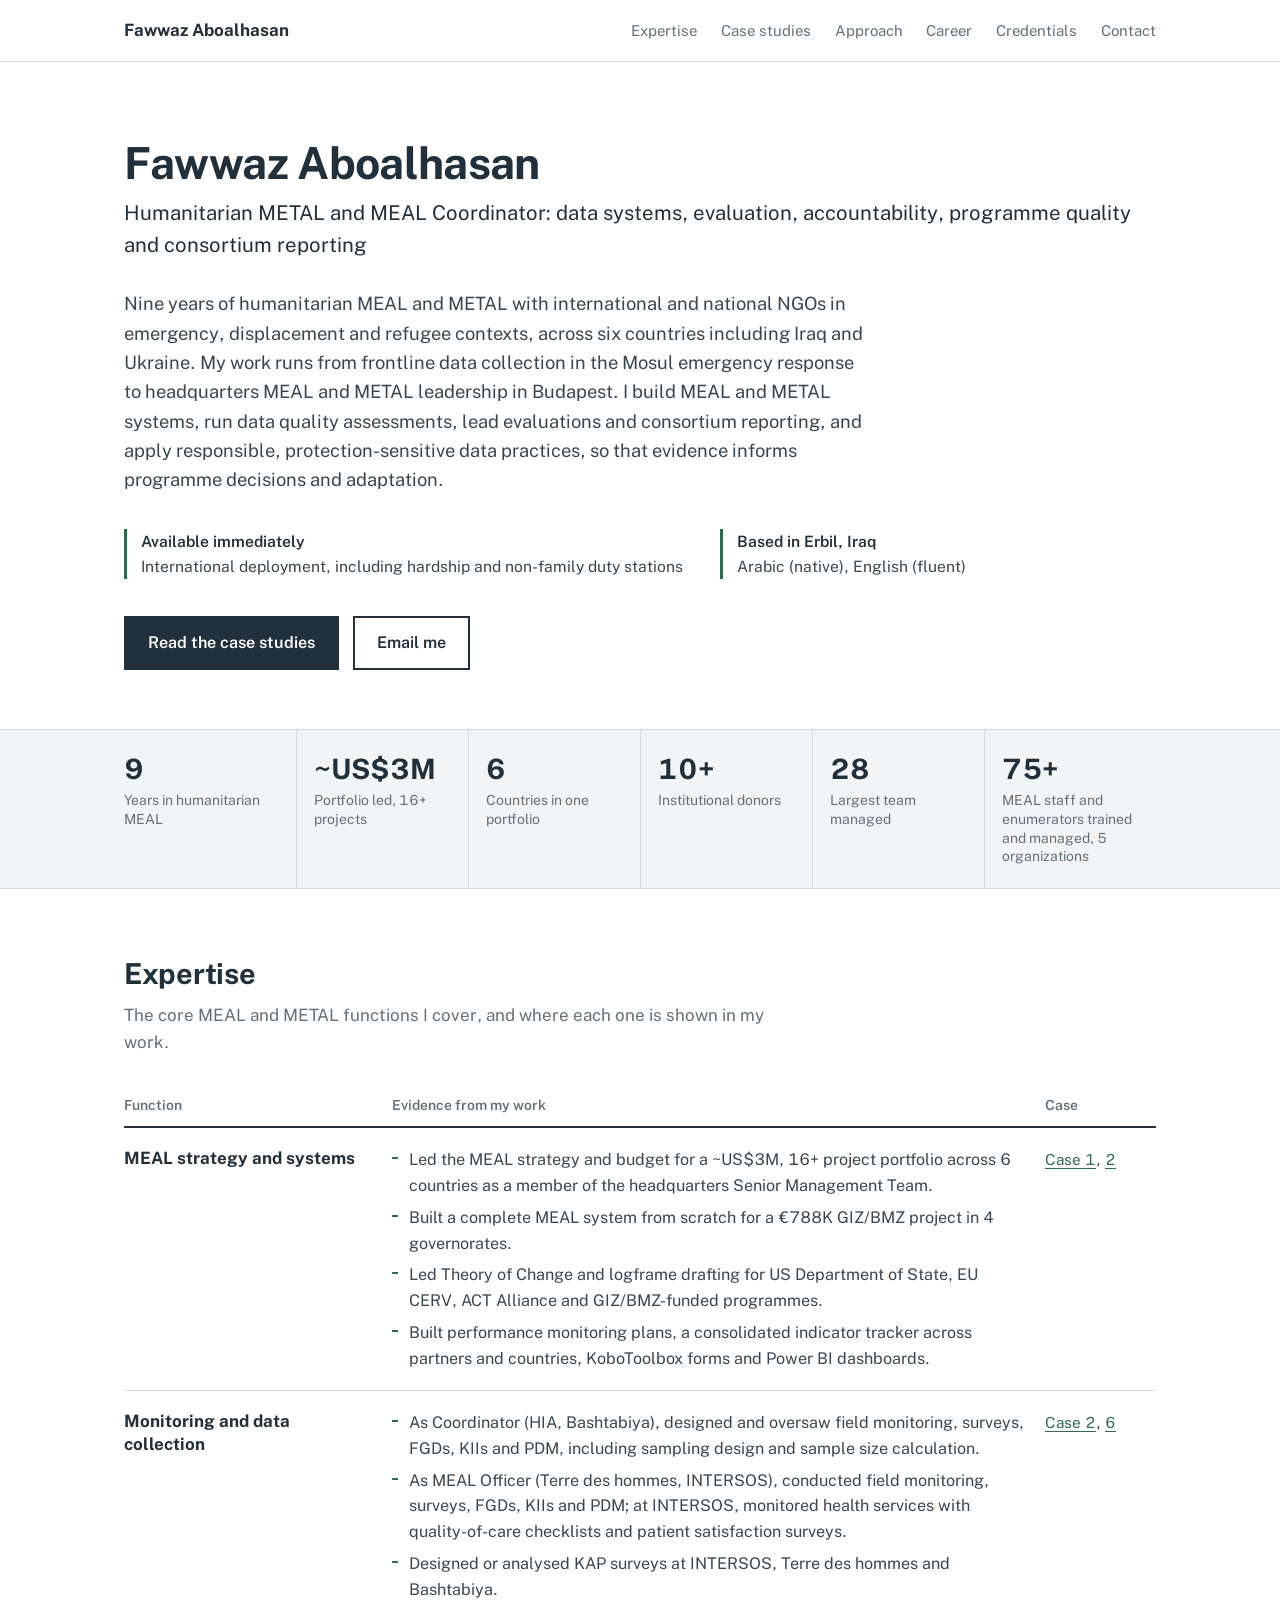
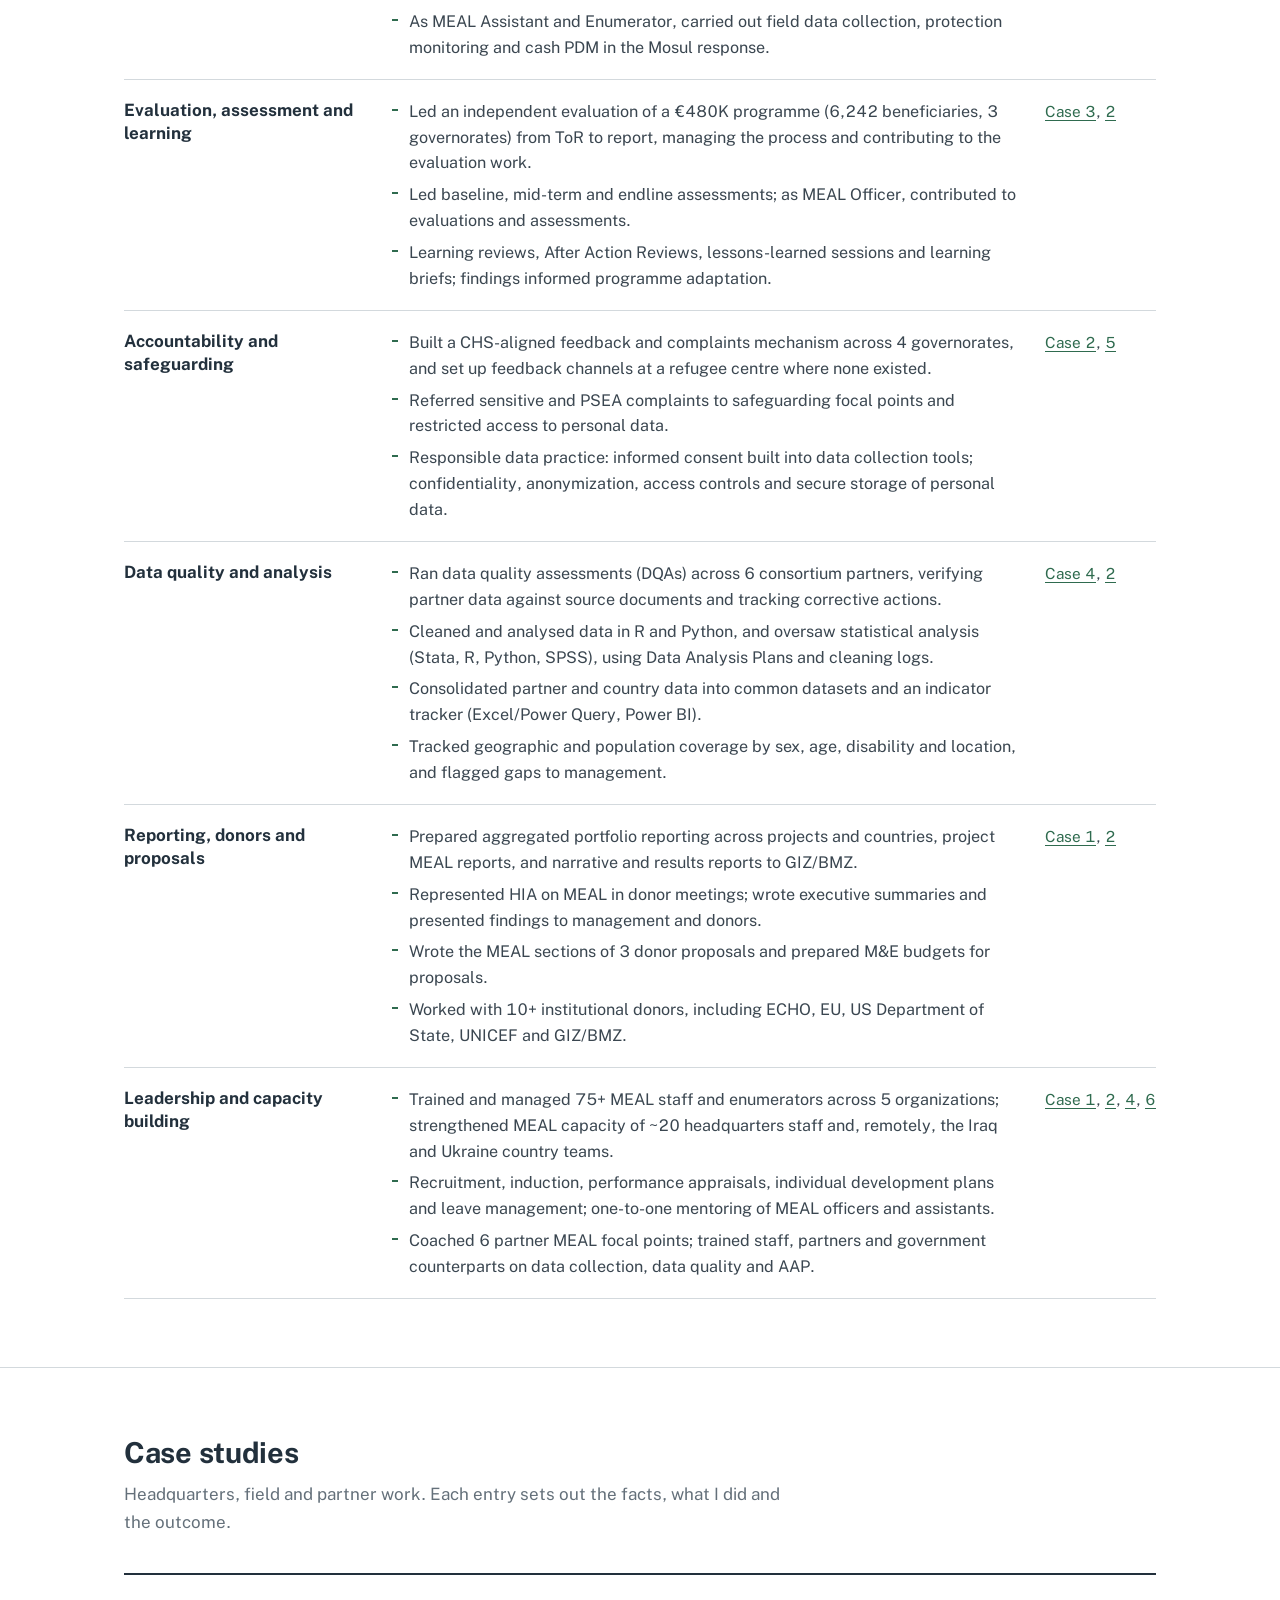
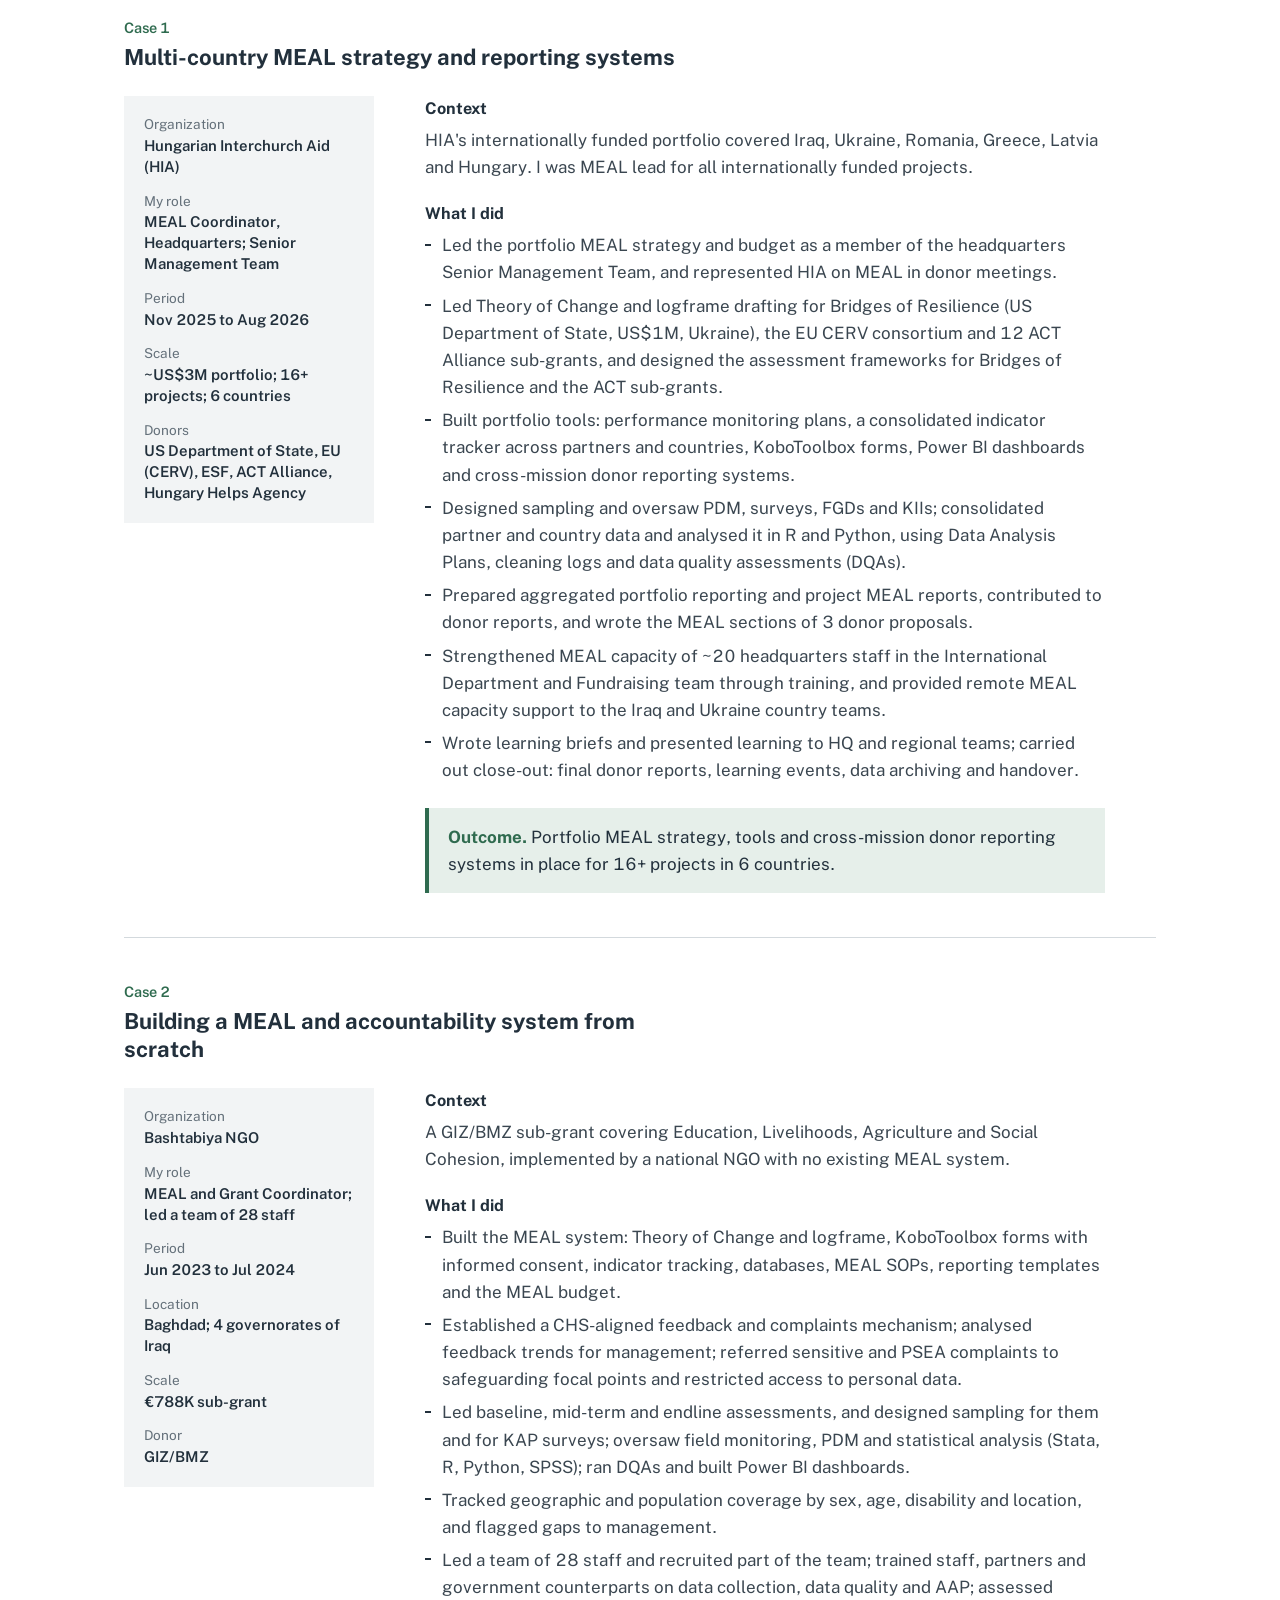
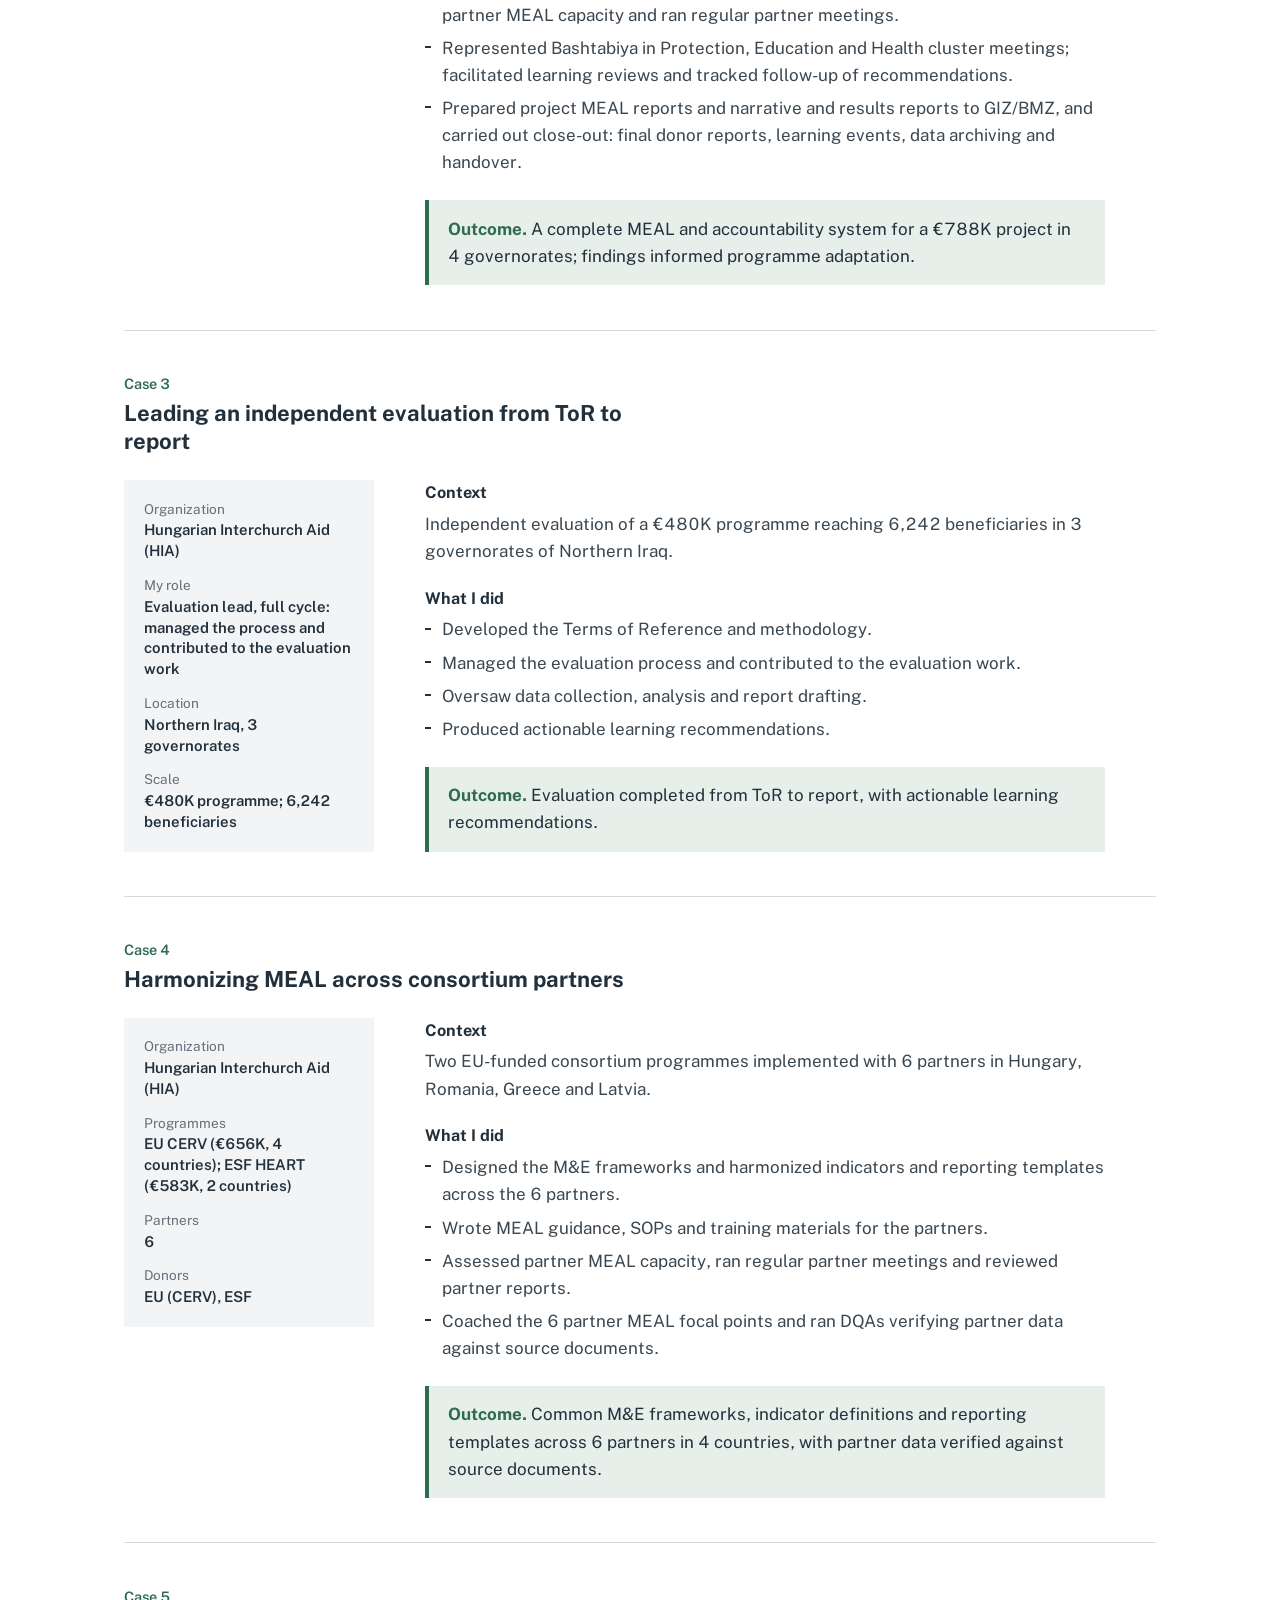
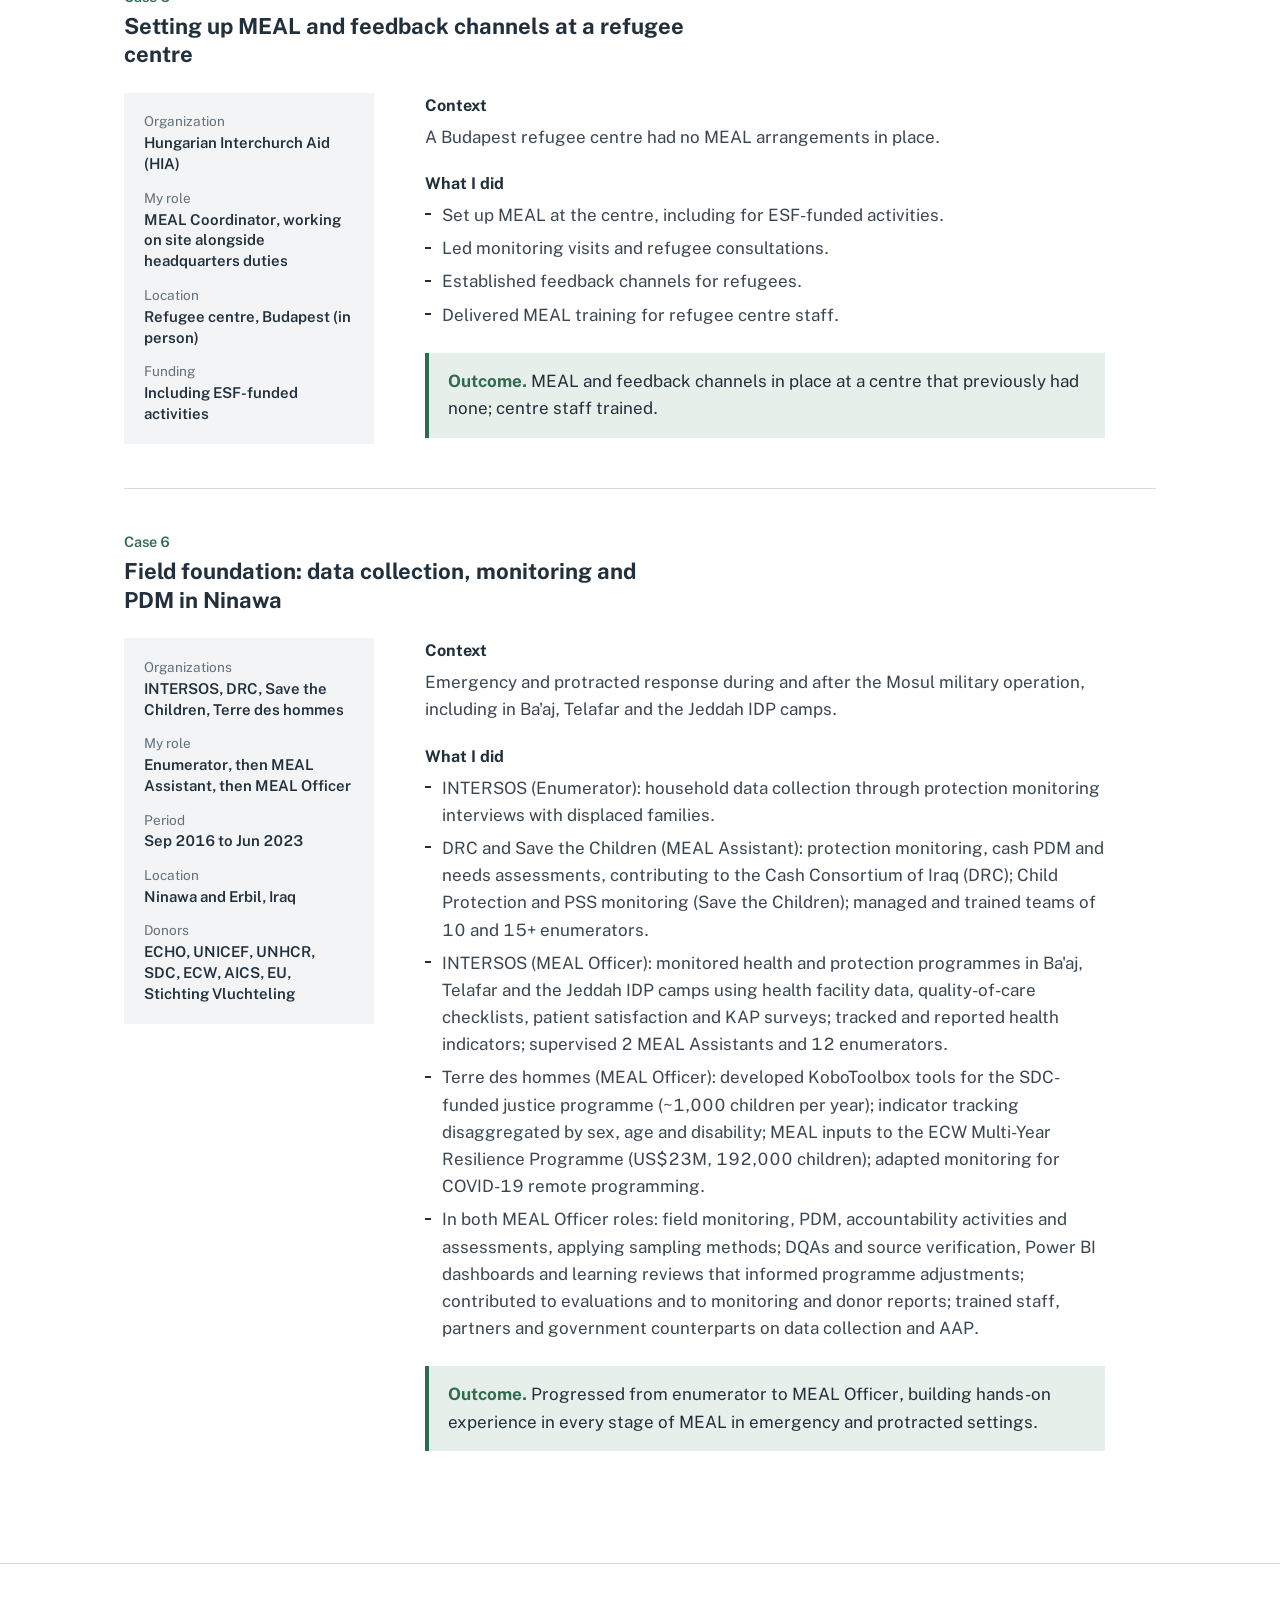
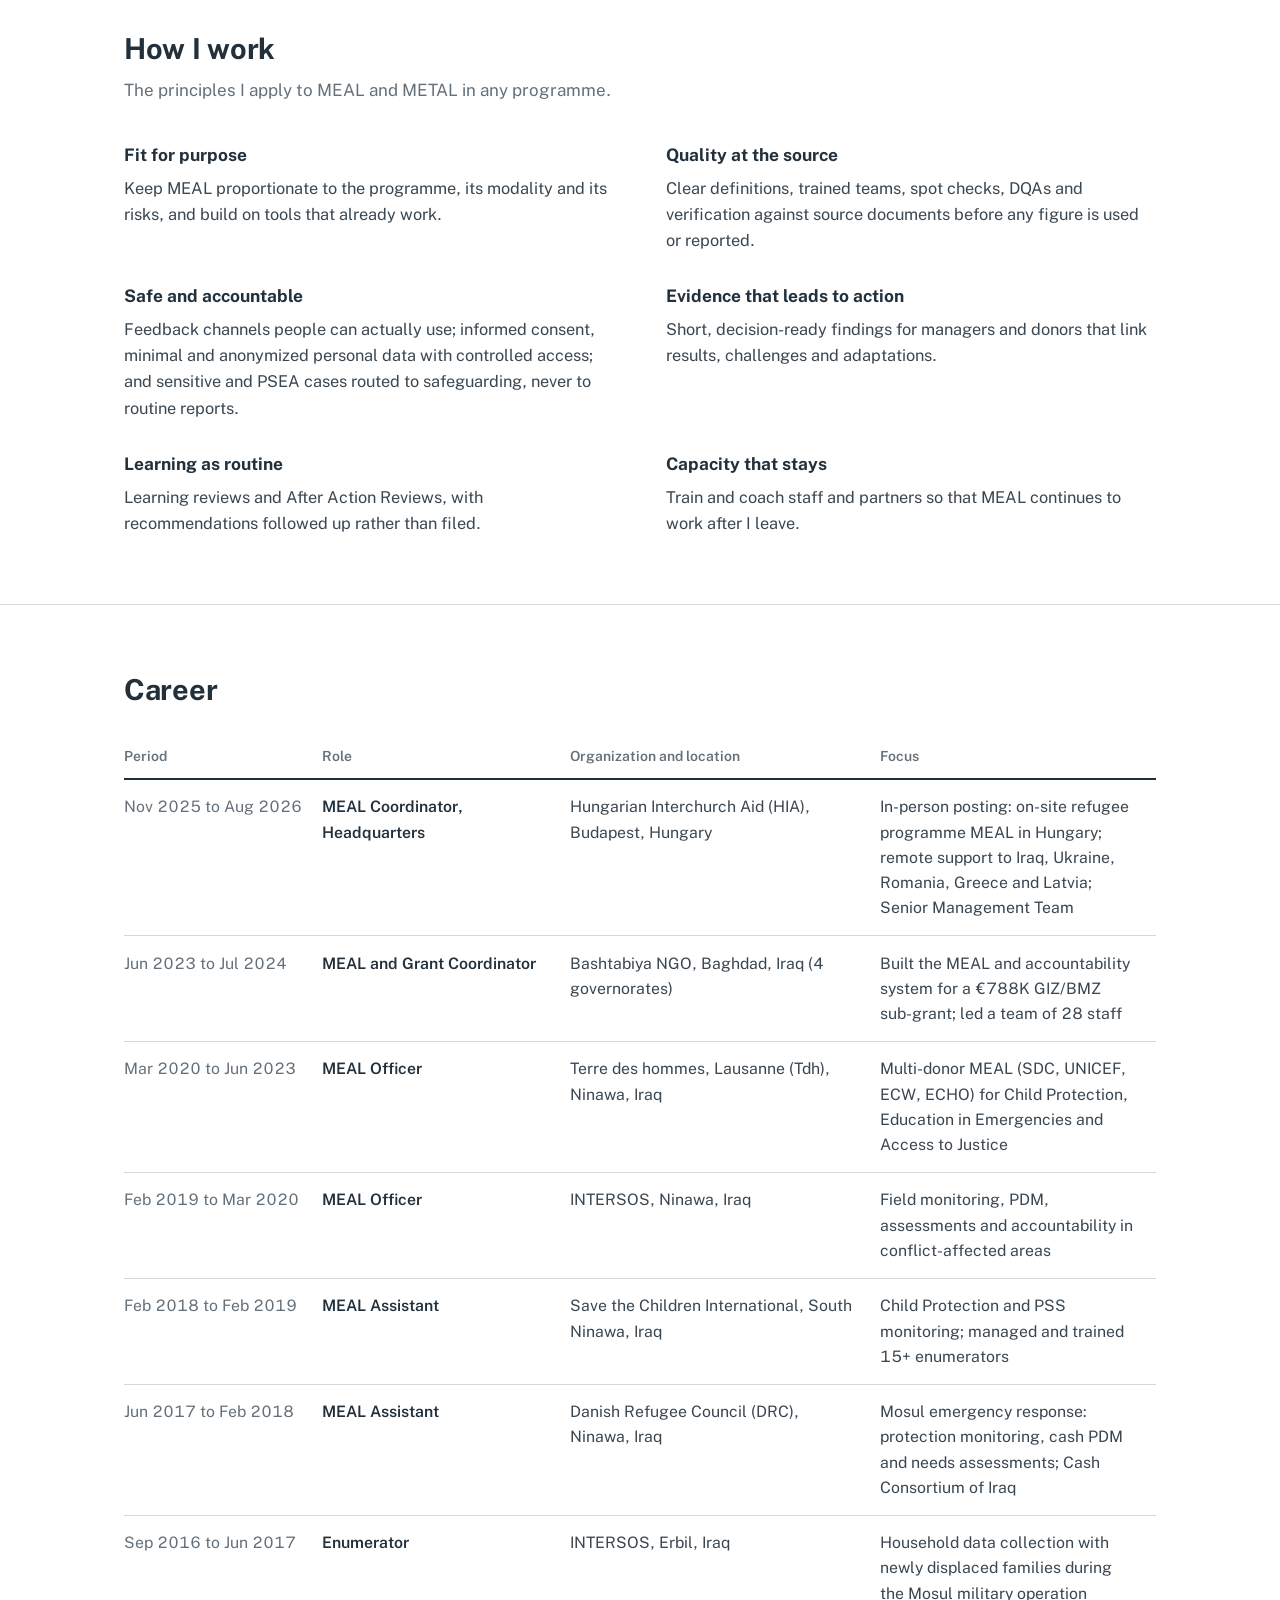
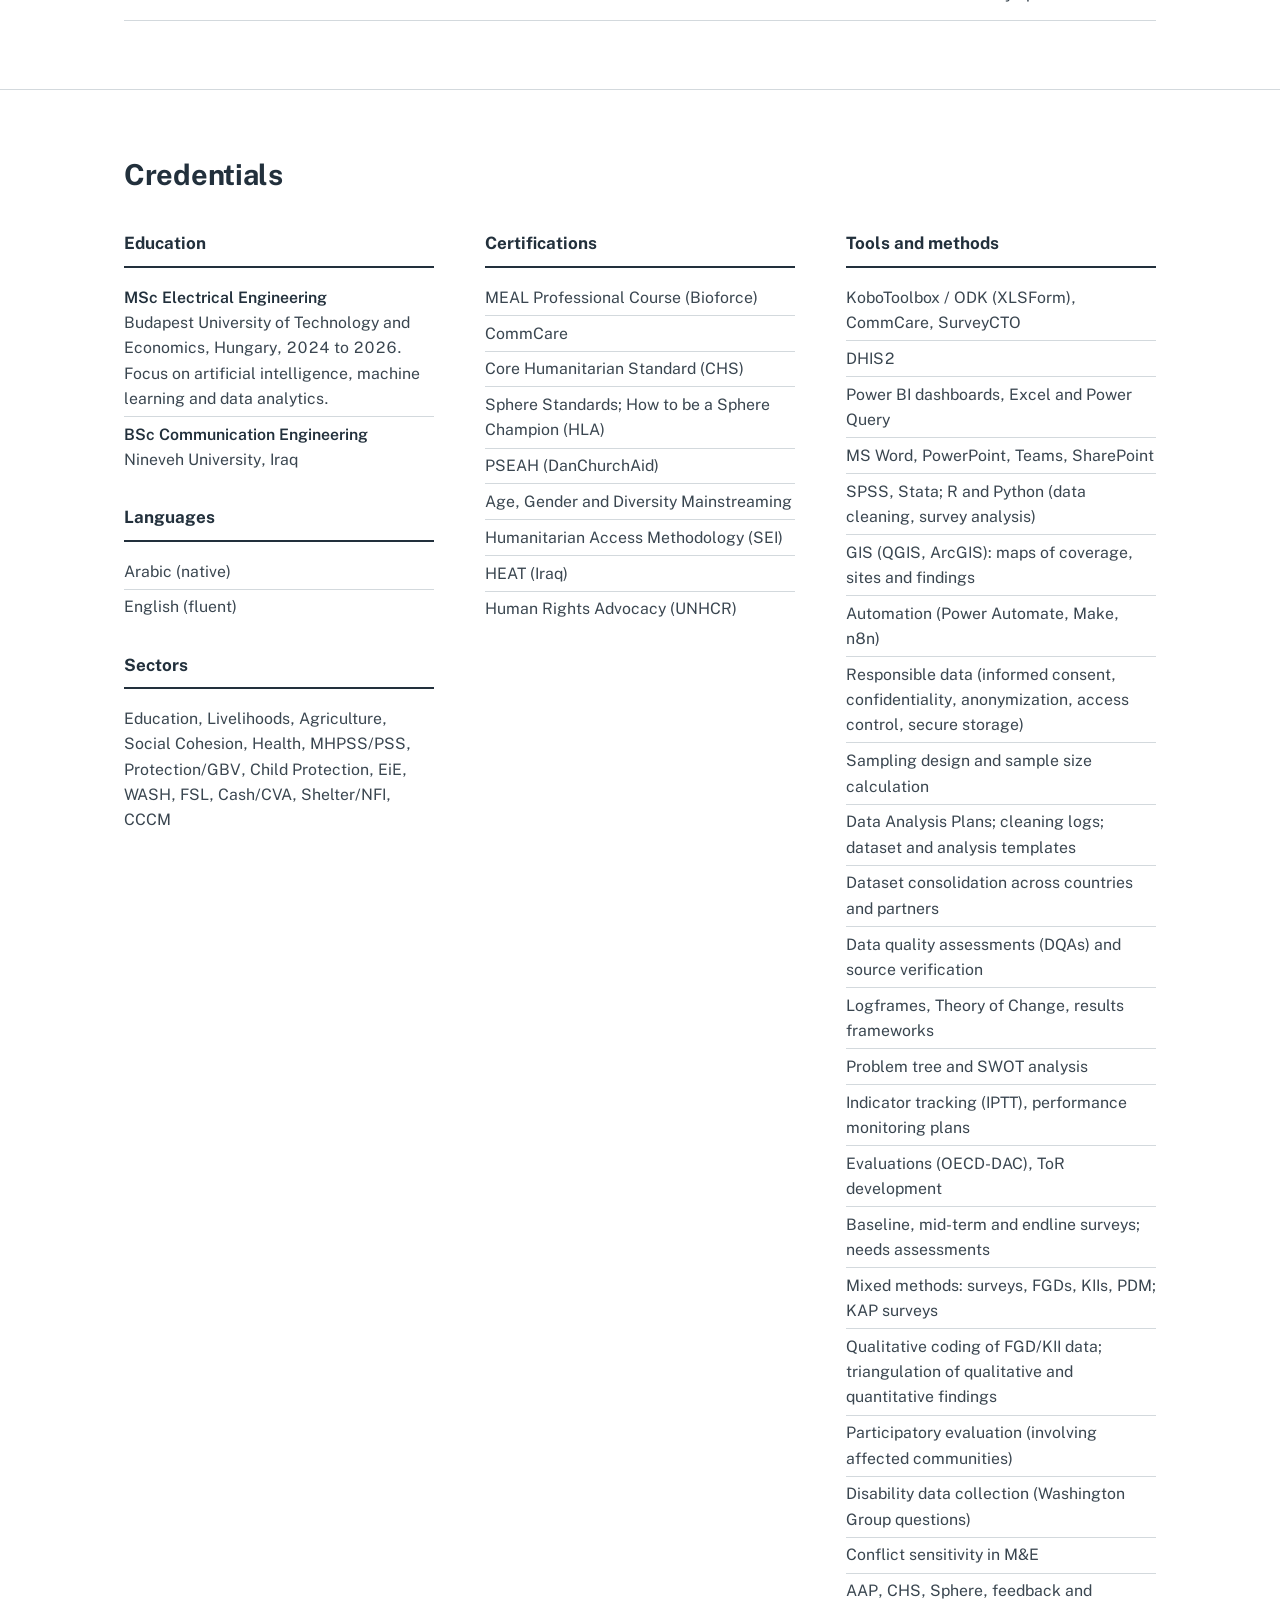
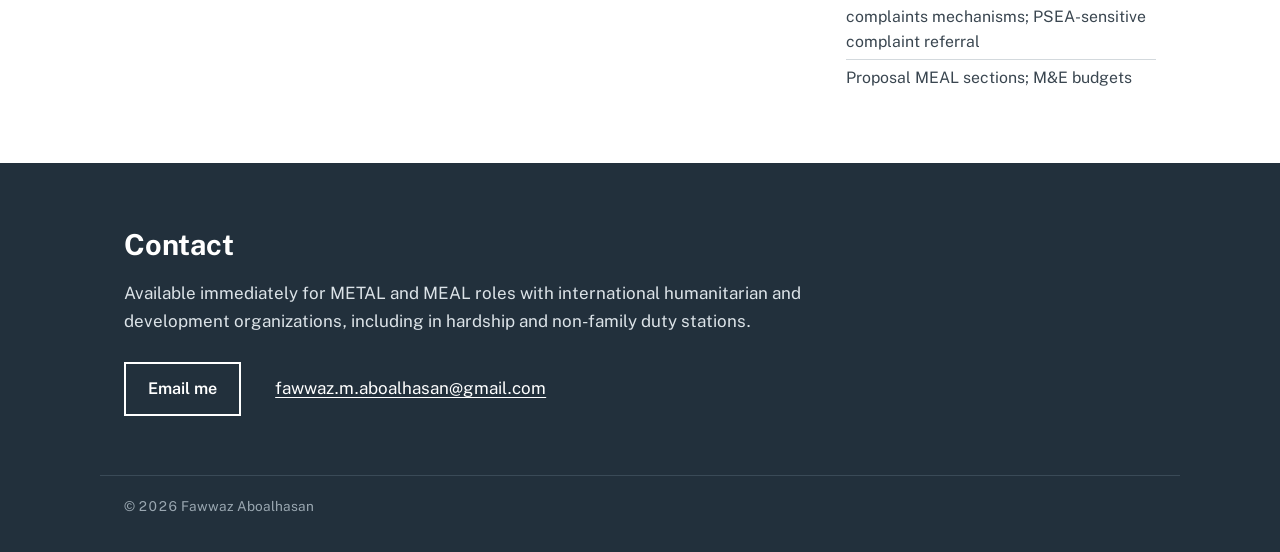
<file: portfolio_index.html>
<!DOCTYPE html>
<html lang="en">
<head>
<meta charset="UTF-8">
<meta name="viewport" content="width=device-width, initial-scale=1.0">
<title>Fawwaz Aboalhasan | Humanitarian METAL and MEAL Coordinator | Data systems, accountability and programme quality</title>
<meta name="description" content="Fawwaz Aboalhasan: 9 years of humanitarian METAL and MEAL in six countries, including Iraq and Ukraine. MEAL and METAL systems, data quality assessments, evaluation, accountability, transparency, responsible data and donor reporting with international and national NGOs.">
<meta name="author" content="Fawwaz Aboalhasan">
<meta property="og:title" content="Fawwaz Aboalhasan | Humanitarian METAL and MEAL Coordinator">
<meta property="og:description" content="9 years of humanitarian METAL and MEAL in six countries, including Iraq and Ukraine: MEAL and METAL systems, data quality, evaluation, accountability, consortium reporting and responsible data.">
<meta property="og:type" content="profile">
<link rel="icon" href="data:image/svg+xml,<svg xmlns='http://www.w3.org/2000/svg' viewBox='0 0 100 100'><rect width='100' height='100' fill='%2322303C'/><text x='50' y='66' font-family='Arial' font-weight='700' font-size='46' fill='white' text-anchor='middle'>FA</text></svg>">
<link rel="preconnect" href="https://fonts.googleapis.com">
<link rel="preconnect" href="https://fonts.gstatic.com" crossorigin>
<link href="https://fonts.googleapis.com/css2?family=Public+Sans:ital,wght@0,400;0,600;0,700;1,400&display=swap" rel="stylesheet">
<style>
:root {
  --ink: #22303C;
  --text: #3A4650;
  --muted: #64707A;
  --rule: #D3D9DD;
  --panel: #F2F4F5;
  --paper: #FFFFFF;
  --green: #2F6B4F;
  --green-soft: #E6EFEA;
  --measure: 68ch;
  --wide: 1080px;
}
* { box-sizing: border-box; margin: 0; padding: 0; }
html { font-size: 17px; scroll-behavior: smooth; scroll-padding-top: 1rem; }
body {
  font-family: 'Public Sans', 'Segoe UI', Arial, sans-serif;
  font-variant-numeric: tabular-nums lining-nums;
  color: var(--text);
  background: var(--paper);
  line-height: 1.6;
  -webkit-font-smoothing: antialiased;
}
a { color: var(--green); text-decoration: underline; text-decoration-thickness: 1px; text-underline-offset: 3px; }
a:hover { color: var(--ink); }
:focus-visible { outline: 3px solid var(--green); outline-offset: 2px; }
.wrap { max-width: var(--wide); margin: 0 auto; padding: 0 24px; }

/* Top bar */
.topbar { border-bottom: 1px solid var(--rule); }
.topbar .wrap { display: flex; flex-wrap: wrap; justify-content: space-between; align-items: baseline; gap: .5rem 2rem; padding-top: 1rem; padding-bottom: 1rem; }
.topbar strong { color: var(--ink); font-weight: 700; }
.topbar nav { display: flex; flex-wrap: wrap; gap: .25rem 1.4rem; font-size: .88rem; }
.topbar nav a { color: var(--muted); text-decoration: none; }
.topbar nav a:hover { color: var(--ink); text-decoration: underline; }

/* Intro */
.intro { padding: 4.5rem 0 3.5rem; }
.intro h1 { font-size: 2.6rem; line-height: 1.12; font-weight: 700; color: var(--ink); letter-spacing: -0.015em; }
.intro .role { font-size: 1.2rem; color: var(--ink); margin-top: .5rem; }
.intro .lead { max-width: var(--measure); font-size: 1.08rem; margin-top: 1.6rem; }
.status { display: flex; flex-wrap: wrap; gap: .6rem 2.2rem; margin-top: 2rem; font-size: .92rem; }
.status div { padding-left: .8rem; border-left: 3px solid var(--green); }
.status b { display: block; color: var(--ink); font-weight: 600; }
.intro .actions { margin-top: 2.2rem; display: flex; flex-wrap: wrap; gap: .8rem; }
.btn { display: inline-block; padding: .7rem 1.3rem; font-weight: 600; font-size: .95rem; text-decoration: none; border: 2px solid var(--ink); color: var(--ink); }
.btn:hover { background: var(--ink); color: #fff; }
.btn.primary { background: var(--ink); color: #fff; }
.btn.primary:hover { background: var(--green); border-color: var(--green); }

/* Key figures */
.figures { background: var(--panel); border-top: 1px solid var(--rule); border-bottom: 1px solid var(--rule); }
.figures dl { display: grid; grid-template-columns: repeat(6, 1fr); }
.figures dl > div { padding: 1.4rem 1rem 1.3rem 0; }
.figures dl > div + div { padding-left: 1rem; border-left: 1px solid var(--rule); }
.figures dd { font-size: 1.65rem; font-weight: 700; color: var(--ink); line-height: 1.1; }
.figures dt { font-size: .82rem; color: var(--muted); margin-top: .35rem; line-height: 1.35; }
.figures dl > div { display: flex; flex-direction: column-reverse; justify-content: flex-end; }

/* Sections */
section.block { padding: 4rem 0; }
section.block + section.block { border-top: 1px solid var(--rule); }
.block h2 { font-size: 1.7rem; line-height: 1.2; font-weight: 700; color: var(--ink); letter-spacing: -0.01em; }
.block .sub { max-width: var(--measure); color: var(--muted); margin-top: .6rem; }
.block > .wrap > .body { margin-top: 2.2rem; }

/* Results matrix */
.matrix { width: 100%; border-collapse: collapse; font-size: .95rem; }
.matrix caption { text-align: left; }
.matrix th, .matrix td { text-align: left; vertical-align: top; padding: 1.1rem 1.2rem 1.1rem 0; border-bottom: 1px solid var(--rule); }
.matrix thead th { font-size: .82rem; font-weight: 600; color: var(--muted); border-bottom: 2px solid var(--ink); padding-top: 0; padding-bottom: .6rem; }
.matrix tbody th { width: 26%; color: var(--ink); font-weight: 700; font-size: 1rem; line-height: 1.35; }
.matrix td ul { list-style: none; }
.matrix td li { padding-left: 1rem; position: relative; margin-bottom: .35rem; }
.matrix td li:last-child { margin-bottom: 0; }
.matrix td li::before { content: ''; position: absolute; left: 0; top: .62em; width: 6px; height: 2px; background: var(--green); }
.matrix td.ref { width: 9%; padding-right: 0; white-space: nowrap; font-size: .9rem; }

/* Case studies */
.case { display: grid; grid-template-columns: 250px 1fr; gap: 0 3rem; padding: 2.6rem 0; border-top: 1px solid var(--rule); }
.case:first-child { border-top: 2px solid var(--ink); }
.case h3 { grid-column: 1 / -1; font-size: 1.3rem; line-height: 1.3; color: var(--ink); font-weight: 700; margin-bottom: 1.4rem; max-width: 40ch; }
.case h3 .n { display: block; font-size: .85rem; font-weight: 600; color: var(--green); margin-bottom: .3rem; letter-spacing: 0; }
.facts { font-size: .88rem; align-self: start; background: var(--panel); padding: 1.1rem 1.2rem; }
.facts div + div { margin-top: .75rem; }
.facts dt { color: var(--muted); font-size: .8rem; }
.facts dd { color: var(--ink); font-weight: 600; line-height: 1.4; }
.narrative { max-width: var(--measure); }
.narrative h4 { font-size: .95rem; color: var(--ink); font-weight: 700; margin-top: 1.2rem; margin-bottom: .3rem; }
.narrative h4:first-child { margin-top: 0; }
.narrative ul { list-style: none; }
.narrative li { padding-left: 1rem; position: relative; margin-bottom: .35rem; }
.narrative li::before { content: ''; position: absolute; left: 0; top: .66em; width: 6px; height: 2px; background: var(--ink); }
.outcome { margin-top: 1.4rem; padding: .9rem 1.1rem; background: var(--green-soft); border-left: 4px solid var(--green); color: var(--ink); }
.outcome b { color: var(--green); }

/* Approach */
.principles { display: grid; grid-template-columns: repeat(2, 1fr); gap: 1.8rem 3rem; }
.principles h3 { font-size: 1.02rem; color: var(--ink); font-weight: 700; margin-bottom: .3rem; }
.principles p { font-size: .96rem; max-width: 52ch; }

/* Career table */
.career { width: 100%; border-collapse: collapse; font-size: .93rem; }
.career th, .career td { text-align: left; vertical-align: top; padding: .85rem 1.2rem .85rem 0; border-bottom: 1px solid var(--rule); }
.career thead th { font-size: .82rem; font-weight: 600; color: var(--muted); border-bottom: 2px solid var(--ink); padding-top: 0; padding-bottom: .6rem; }
.career td:first-child { white-space: nowrap; color: var(--muted); width: 17%; }
.career td.r { color: var(--ink); font-weight: 600; width: 24%; }
.career td.o { width: 30%; }

/* Credentials */
.creds { display: grid; grid-template-columns: repeat(3, 1fr); gap: 2rem 3rem; }
.creds h3 { font-size: 1rem; color: var(--ink); font-weight: 700; padding-bottom: .5rem; margin-bottom: .7rem; border-bottom: 2px solid var(--ink); }
.creds ul { list-style: none; font-size: .93rem; }
.creds li { padding: .28rem 0; border-bottom: 1px solid var(--rule); }
.creds li:last-child { border-bottom: 0; }
.creds .deg { color: var(--ink); font-weight: 600; }

/* Contact */
.contact { background: var(--ink); color: #DCE3E8; padding: 3.5rem 0; }
.contact h2 { color: #fff; font-size: 1.7rem; }
.contact p { max-width: var(--measure); margin-top: .7rem; }
.contact .actions { margin-top: 1.6rem; display: flex; flex-wrap: wrap; gap: 1rem 2rem; align-items: center; }
.contact .btn { border-color: #fff; color: #fff; }
.contact .btn:hover { background: #fff; color: var(--ink); }
.contact a.mail { color: #fff; }
footer { background: var(--ink); color: #9AA7B1; font-size: .8rem; padding: 0 0 2rem; }
footer .wrap { border-top: 1px solid #3A4A57; padding-top: 1.2rem; }

/* Responsive */
@media (max-width: 900px) {
  .figures dl { grid-template-columns: repeat(3, 1fr); }
  .figures dl > div:nth-child(4) { border-left: 0; padding-left: 0; }
  .figures dl > div:nth-child(n+4) { border-top: 1px solid var(--rule); }
  .case { grid-template-columns: 1fr; }
  .facts { margin-bottom: 1.4rem; display: grid; grid-template-columns: repeat(2, 1fr); gap: .75rem 1.2rem; }
  .facts div + div { margin-top: 0; }
  .creds { grid-template-columns: 1fr 1fr; }
}
@media (max-width: 680px) {
  html { font-size: 16px; }
  .intro { padding: 3rem 0 2.5rem; }
  .intro h1 { font-size: 2rem; }
  .figures dl { grid-template-columns: repeat(2, 1fr); }
  .figures dl > div { border-left: 0 !important; padding-left: 0 !important; border-top: 1px solid var(--rule); }
  .figures dl > div:nth-child(-n+2) { border-top: 0; }
  .figures dl > div:nth-child(even) { padding-left: 1rem !important; border-left: 1px solid var(--rule) !important; }
  .matrix thead { display: none; }
  .matrix, .matrix tbody, .matrix tr, .matrix th, .matrix td { display: block; width: 100% !important; }
  .matrix tr { border-bottom: 1px solid var(--rule); padding: 1rem 0; }
  .matrix tbody tr:first-child { border-top: 2px solid var(--ink); }
  .matrix th, .matrix td { border: 0; padding: 0 0 .5rem; }
  .principles, .creds { grid-template-columns: 1fr; }
  .facts { grid-template-columns: 1fr; }
  .career thead { display: none; }
  .career, .career tbody, .career tr, .career td { display: block; width: 100% !important; }
  .career tr { padding: .9rem 0; border-bottom: 1px solid var(--rule); }
  .career td { border: 0; padding: 0; }
}
@media print {
  .topbar nav, .actions { display: none; }
  .contact, footer { background: none; color: var(--text); }
  .contact h2, .contact a.mail { color: var(--ink); }
  .case, .matrix tr { break-inside: avoid; }
}
@media (prefers-reduced-motion: reduce) { html { scroll-behavior: auto; } }
</style>
</head>
<body>

<header class="topbar">
  <div class="wrap">
    <strong>Fawwaz Aboalhasan</strong>
    <nav aria-label="Page sections">
      <a href="#expertise">Expertise</a>
      <a href="#cases">Case studies</a>
      <a href="#approach">Approach</a>
      <a href="#career">Career</a>
      <a href="#credentials">Credentials</a>
      <a href="#contact">Contact</a>
    </nav>
  </div>
</header>

<main>
<section class="intro">
  <div class="wrap">
    <h1>Fawwaz Aboalhasan</h1>
    <p class="role">Humanitarian METAL and MEAL Coordinator: data systems, evaluation, accountability, programme quality and consortium reporting</p>
    <p class="lead">Nine years of humanitarian MEAL and METAL with international and national NGOs in emergency, displacement and refugee contexts, across six countries including Iraq and Ukraine. My work runs from frontline data collection in the Mosul emergency response to headquarters MEAL and METAL leadership in Budapest. I build MEAL and METAL systems, run data quality assessments, lead evaluations and consortium reporting, and apply responsible, protection-sensitive data practices, so that evidence informs programme decisions and adaptation.</p>
    <div class="status">
      <div><b>Available immediately</b>International deployment, including hardship and non-family duty stations</div>
      <div><b>Based in Erbil, Iraq</b>Arabic (native), English (fluent)</div>
    </div>
    <div class="actions">
      <a class="btn primary" href="#cases">Read the case studies</a>
      <a class="btn" href="mailto:fawwaz.m.aboalhasan@gmail.com">Email me</a>
    </div>
  </div>
</section>

<section class="figures" aria-label="Key figures">
  <div class="wrap">
    <dl>
      <div><dt>Years in humanitarian MEAL</dt><dd>9</dd></div>
      <div><dt>Portfolio led, 16+ projects</dt><dd>~US$3M</dd></div>
      <div><dt>Countries in one portfolio</dt><dd>6</dd></div>
      <div><dt>Institutional donors</dt><dd>10+</dd></div>
      <div><dt>Largest team managed</dt><dd>28</dd></div>
      <div><dt>MEAL staff and enumerators trained and managed, 5 organizations</dt><dd>75+</dd></div>
    </dl>
  </div>
</section>

<section class="block" id="expertise">
  <div class="wrap">
    <h2>Expertise</h2>
    <p class="sub">The core MEAL and METAL functions I cover, and where each one is shown in my work.</p>
    <div class="body">
      <table class="matrix">
        <thead><tr><th scope="col">Function</th><th scope="col">Evidence from my work</th><th scope="col">Case</th></tr></thead>
        <tbody>
          <tr>
            <th scope="row">MEAL strategy and systems</th>
            <td><ul>
              <li>Led the MEAL strategy and budget for a ~US$3M, 16+ project portfolio across 6 countries as a member of the headquarters Senior Management Team.</li>
              <li>Built a complete MEAL system from scratch for a &euro;788K GIZ/BMZ project in 4 governorates.</li>
              <li>Led Theory of Change and logframe drafting for US Department of State, EU CERV, ACT Alliance and GIZ/BMZ-funded programmes.</li>
              <li>Built performance monitoring plans, a consolidated indicator tracker across partners and countries, KoboToolbox forms and Power BI dashboards.</li>
            </ul></td>
            <td class="ref"><a href="#case-1">Case 1</a>, <a href="#case-2">2</a></td>
          </tr>
          <tr>
            <th scope="row">Monitoring and data collection</th>
            <td><ul>
              <li>As Coordinator (HIA, Bashtabiya), designed and oversaw field monitoring, surveys, FGDs, KIIs and PDM, including sampling design and sample size calculation.</li>
              <li>As MEAL Officer (Terre des hommes, INTERSOS), conducted field monitoring, surveys, FGDs, KIIs and PDM; at INTERSOS, monitored health services with quality-of-care checklists and patient satisfaction surveys.</li>
              <li>Designed or analysed KAP surveys at INTERSOS, Terre des hommes and Bashtabiya.</li>
              <li>As MEAL Assistant and Enumerator, carried out field data collection, protection monitoring and cash PDM in the Mosul response.</li>
            </ul></td>
            <td class="ref"><a href="#case-2">Case 2</a>, <a href="#case-6">6</a></td>
          </tr>
          <tr>
            <th scope="row">Evaluation, assessment and learning</th>
            <td><ul>
              <li>Led an independent evaluation of a &euro;480K programme (6,242 beneficiaries, 3 governorates) from ToR to report, managing the process and contributing to the evaluation work.</li>
              <li>Led baseline, mid-term and endline assessments; as MEAL Officer, contributed to evaluations and assessments.</li>
              <li>Learning reviews, After Action Reviews, lessons-learned sessions and learning briefs; findings informed programme adaptation.</li>
            </ul></td>
            <td class="ref"><a href="#case-3">Case 3</a>, <a href="#case-2">2</a></td>
          </tr>
          <tr>
            <th scope="row">Accountability and safeguarding</th>
            <td><ul>
              <li>Built a CHS-aligned feedback and complaints mechanism across 4 governorates, and set up feedback channels at a refugee centre where none existed.</li>
              <li>Referred sensitive and PSEA complaints to safeguarding focal points and restricted access to personal data.</li>
              <li>Responsible data practice: informed consent built into data collection tools; confidentiality, anonymization, access controls and secure storage of personal data.</li>
            </ul></td>
            <td class="ref"><a href="#case-2">Case 2</a>, <a href="#case-5">5</a></td>
          </tr>
          <tr>
            <th scope="row">Data quality and analysis</th>
            <td><ul>
              <li>Ran data quality assessments (DQAs) across 6 consortium partners, verifying partner data against source documents and tracking corrective actions.</li>
              <li>Cleaned and analysed data in R and Python, and oversaw statistical analysis (Stata, R, Python, SPSS), using Data Analysis Plans and cleaning logs.</li>
              <li>Consolidated partner and country data into common datasets and an indicator tracker (Excel/Power Query, Power BI).</li>
              <li>Tracked geographic and population coverage by sex, age, disability and location, and flagged gaps to management.</li>
            </ul></td>
            <td class="ref"><a href="#case-4">Case 4</a>, <a href="#case-2">2</a></td>
          </tr>
          <tr>
            <th scope="row">Reporting, donors and proposals</th>
            <td><ul>
              <li>Prepared aggregated portfolio reporting across projects and countries, project MEAL reports, and narrative and results reports to GIZ/BMZ.</li>
              <li>Represented HIA on MEAL in donor meetings; wrote executive summaries and presented findings to management and donors.</li>
              <li>Wrote the MEAL sections of 3 donor proposals and prepared M&amp;E budgets for proposals.</li>
              <li>Worked with 10+ institutional donors, including ECHO, EU, US Department of State, UNICEF and GIZ/BMZ.</li>
            </ul></td>
            <td class="ref"><a href="#case-1">Case 1</a>, <a href="#case-2">2</a></td>
          </tr>
          <tr>
            <th scope="row">Leadership and capacity building</th>
            <td><ul>
              <li>Trained and managed 75+ MEAL staff and enumerators across 5 organizations; strengthened MEAL capacity of ~20 headquarters staff and, remotely, the Iraq and Ukraine country teams.</li>
              <li>Recruitment, induction, performance appraisals, individual development plans and leave management; one-to-one mentoring of MEAL officers and assistants.</li>
              <li>Coached 6 partner MEAL focal points; trained staff, partners and government counterparts on data collection, data quality and AAP.</li>
            </ul></td>
            <td class="ref"><a href="#case-1">Case 1</a>, <a href="#case-2">2</a>, <a href="#case-4">4</a>, <a href="#case-6">6</a></td>
          </tr>
        </tbody>
      </table>
    </div>
  </div>
</section>

<section class="block" id="cases">
  <div class="wrap">
    <h2>Case studies</h2>
    <p class="sub">Headquarters, field and partner work. Each entry sets out the facts, what I did and the outcome.</p>
    <div class="body">

      <article class="case" id="case-1">
        <h3><span class="n">Case 1</span>Multi-country MEAL strategy and reporting systems</h3>
        <dl class="facts">
          <div><dt>Organization</dt><dd>Hungarian Interchurch Aid (HIA)</dd></div>
          <div><dt>My role</dt><dd>MEAL Coordinator, Headquarters; Senior Management Team</dd></div>
          <div><dt>Period</dt><dd>Nov 2025 to Aug 2026</dd></div>
          <div><dt>Scale</dt><dd>~US$3M portfolio; 16+ projects; 6 countries</dd></div>
          <div><dt>Donors</dt><dd>US Department of State, EU (CERV), ESF, ACT Alliance, Hungary Helps Agency</dd></div>
        </dl>
        <div class="narrative">
          <h4>Context</h4>
          <p>HIA's internationally funded portfolio covered Iraq, Ukraine, Romania, Greece, Latvia and Hungary. I was MEAL lead for all internationally funded projects.</p>
          <h4>What I did</h4>
          <ul>
            <li>Led the portfolio MEAL strategy and budget as a member of the headquarters Senior Management Team, and represented HIA on MEAL in donor meetings.</li>
            <li>Led Theory of Change and logframe drafting for Bridges of Resilience (US Department of State, US$1M, Ukraine), the EU CERV consortium and 12 ACT Alliance sub-grants, and designed the assessment frameworks for Bridges of Resilience and the ACT sub-grants.</li>
            <li>Built portfolio tools: performance monitoring plans, a consolidated indicator tracker across partners and countries, KoboToolbox forms, Power BI dashboards and cross-mission donor reporting systems.</li>
            <li>Designed sampling and oversaw PDM, surveys, FGDs and KIIs; consolidated partner and country data and analysed it in R and Python, using Data Analysis Plans, cleaning logs and data quality assessments (DQAs).</li>
            <li>Prepared aggregated portfolio reporting and project MEAL reports, contributed to donor reports, and wrote the MEAL sections of 3 donor proposals.</li>
            <li>Strengthened MEAL capacity of ~20 headquarters staff in the International Department and Fundraising team through training, and provided remote MEAL capacity support to the Iraq and Ukraine country teams.</li>
            <li>Wrote learning briefs and presented learning to HQ and regional teams; carried out close-out: final donor reports, learning events, data archiving and handover.</li>
          </ul>
          <p class="outcome"><b>Outcome.</b> Portfolio MEAL strategy, tools and cross-mission donor reporting systems in place for 16+ projects in 6 countries.</p>
        </div>
      </article>

      <article class="case" id="case-2">
        <h3><span class="n">Case 2</span>Building a MEAL and accountability system from scratch</h3>
        <dl class="facts">
          <div><dt>Organization</dt><dd>Bashtabiya NGO</dd></div>
          <div><dt>My role</dt><dd>MEAL and Grant Coordinator; led a team of 28 staff</dd></div>
          <div><dt>Period</dt><dd>Jun 2023 to Jul 2024</dd></div>
          <div><dt>Location</dt><dd>Baghdad; 4 governorates of Iraq</dd></div>
          <div><dt>Scale</dt><dd>&euro;788K sub-grant</dd></div>
          <div><dt>Donor</dt><dd>GIZ/BMZ</dd></div>
        </dl>
        <div class="narrative">
          <h4>Context</h4>
          <p>A GIZ/BMZ sub-grant covering Education, Livelihoods, Agriculture and Social Cohesion, implemented by a national NGO with no existing MEAL system.</p>
          <h4>What I did</h4>
          <ul>
            <li>Built the MEAL system: Theory of Change and logframe, KoboToolbox forms with informed consent, indicator tracking, databases, MEAL SOPs, reporting templates and the MEAL budget.</li>
            <li>Established a CHS-aligned feedback and complaints mechanism; analysed feedback trends for management; referred sensitive and PSEA complaints to safeguarding focal points and restricted access to personal data.</li>
            <li>Led baseline, mid-term and endline assessments, and designed sampling for them and for KAP surveys; oversaw field monitoring, PDM and statistical analysis (Stata, R, Python, SPSS); ran DQAs and built Power BI dashboards.</li>
            <li>Tracked geographic and population coverage by sex, age, disability and location, and flagged gaps to management.</li>
            <li>Led a team of 28 staff and recruited part of the team; trained staff, partners and government counterparts on data collection, data quality and AAP; assessed partner MEAL capacity and ran regular partner meetings.</li>
            <li>Represented Bashtabiya in Protection, Education and Health cluster meetings; facilitated learning reviews and tracked follow-up of recommendations.</li>
            <li>Prepared project MEAL reports and narrative and results reports to GIZ/BMZ, and carried out close-out: final donor reports, learning events, data archiving and handover.</li>
          </ul>
          <p class="outcome"><b>Outcome.</b> A complete MEAL and accountability system for a &euro;788K project in 4 governorates; findings informed programme adaptation.</p>
        </div>
      </article>

      <article class="case" id="case-3">
        <h3><span class="n">Case 3</span>Leading an independent evaluation from ToR to report</h3>
        <dl class="facts">
          <div><dt>Organization</dt><dd>Hungarian Interchurch Aid (HIA)</dd></div>
          <div><dt>My role</dt><dd>Evaluation lead, full cycle: managed the process and contributed to the evaluation work</dd></div>
          <div><dt>Location</dt><dd>Northern Iraq, 3 governorates</dd></div>
          <div><dt>Scale</dt><dd>&euro;480K programme; 6,242 beneficiaries</dd></div>
        </dl>
        <div class="narrative">
          <h4>Context</h4>
          <p>Independent evaluation of a &euro;480K programme reaching 6,242 beneficiaries in 3 governorates of Northern Iraq.</p>
          <h4>What I did</h4>
          <ul>
            <li>Developed the Terms of Reference and methodology.</li>
            <li>Managed the evaluation process and contributed to the evaluation work.</li>
            <li>Oversaw data collection, analysis and report drafting.</li>
            <li>Produced actionable learning recommendations.</li>
          </ul>
          <p class="outcome"><b>Outcome.</b> Evaluation completed from ToR to report, with actionable learning recommendations.</p>
        </div>
      </article>

      <article class="case" id="case-4">
        <h3><span class="n">Case 4</span>Harmonizing MEAL across consortium partners</h3>
        <dl class="facts">
          <div><dt>Organization</dt><dd>Hungarian Interchurch Aid (HIA)</dd></div>
          <div><dt>Programmes</dt><dd>EU CERV (&euro;656K, 4 countries); ESF HEART (&euro;583K, 2 countries)</dd></div>
          <div><dt>Partners</dt><dd>6</dd></div>
          <div><dt>Donors</dt><dd>EU (CERV), ESF</dd></div>
        </dl>
        <div class="narrative">
          <h4>Context</h4>
          <p>Two EU-funded consortium programmes implemented with 6 partners in Hungary, Romania, Greece and Latvia.</p>
          <h4>What I did</h4>
          <ul>
            <li>Designed the M&amp;E frameworks and harmonized indicators and reporting templates across the 6 partners.</li>
            <li>Wrote MEAL guidance, SOPs and training materials for the partners.</li>
            <li>Assessed partner MEAL capacity, ran regular partner meetings and reviewed partner reports.</li>
            <li>Coached the 6 partner MEAL focal points and ran DQAs verifying partner data against source documents.</li>
          </ul>
          <p class="outcome"><b>Outcome.</b> Common M&amp;E frameworks, indicator definitions and reporting templates across 6 partners in 4 countries, with partner data verified against source documents.</p>
        </div>
      </article>

      <article class="case" id="case-5">
        <h3><span class="n">Case 5</span>Setting up MEAL and feedback channels at a refugee centre</h3>
        <dl class="facts">
          <div><dt>Organization</dt><dd>Hungarian Interchurch Aid (HIA)</dd></div>
          <div><dt>My role</dt><dd>MEAL Coordinator, working on site alongside headquarters duties</dd></div>
          <div><dt>Location</dt><dd>Refugee centre, Budapest (in person)</dd></div>
          <div><dt>Funding</dt><dd>Including ESF-funded activities</dd></div>
        </dl>
        <div class="narrative">
          <h4>Context</h4>
          <p>A Budapest refugee centre had no MEAL arrangements in place.</p>
          <h4>What I did</h4>
          <ul>
            <li>Set up MEAL at the centre, including for ESF-funded activities.</li>
            <li>Led monitoring visits and refugee consultations.</li>
            <li>Established feedback channels for refugees.</li>
            <li>Delivered MEAL training for refugee centre staff.</li>
          </ul>
          <p class="outcome"><b>Outcome.</b> MEAL and feedback channels in place at a centre that previously had none; centre staff trained.</p>
        </div>
      </article>

      <article class="case" id="case-6">
        <h3><span class="n">Case 6</span>Field foundation: data collection, monitoring and PDM in Ninawa</h3>
        <dl class="facts">
          <div><dt>Organizations</dt><dd>INTERSOS, DRC, Save the Children, Terre des hommes</dd></div>
          <div><dt>My role</dt><dd>Enumerator, then MEAL Assistant, then MEAL Officer</dd></div>
          <div><dt>Period</dt><dd>Sep 2016 to Jun 2023</dd></div>
          <div><dt>Location</dt><dd>Ninawa and Erbil, Iraq</dd></div>
          <div><dt>Donors</dt><dd>ECHO, UNICEF, UNHCR, SDC, ECW, AICS, EU, Stichting Vluchteling</dd></div>
        </dl>
        <div class="narrative">
          <h4>Context</h4>
          <p>Emergency and protracted response during and after the Mosul military operation, including in Ba'aj, Telafar and the Jeddah IDP camps.</p>
          <h4>What I did</h4>
          <ul>
            <li>INTERSOS (Enumerator): household data collection through protection monitoring interviews with displaced families.</li>
            <li>DRC and Save the Children (MEAL Assistant): protection monitoring, cash PDM and needs assessments, contributing to the Cash Consortium of Iraq (DRC); Child Protection and PSS monitoring (Save the Children); managed and trained teams of 10 and 15+ enumerators.</li>
            <li>INTERSOS (MEAL Officer): monitored health and protection programmes in Ba'aj, Telafar and the Jeddah IDP camps using health facility data, quality-of-care checklists, patient satisfaction and KAP surveys; tracked and reported health indicators; supervised 2 MEAL Assistants and 12 enumerators.</li>
            <li>Terre des hommes (MEAL Officer): developed KoboToolbox tools for the SDC-funded justice programme (~1,000 children per year); indicator tracking disaggregated by sex, age and disability; MEAL inputs to the ECW Multi-Year Resilience Programme (US$23M, 192,000 children); adapted monitoring for COVID-19 remote programming.</li>
            <li>In both MEAL Officer roles: field monitoring, PDM, accountability activities and assessments, applying sampling methods; DQAs and source verification, Power BI dashboards and learning reviews that informed programme adjustments; contributed to evaluations and to monitoring and donor reports; trained staff, partners and government counterparts on data collection and AAP.</li>
          </ul>
          <p class="outcome"><b>Outcome.</b> Progressed from enumerator to MEAL Officer, building hands-on experience in every stage of MEAL in emergency and protracted settings.</p>
        </div>
      </article>

    </div>
  </div>
</section>

<section class="block" id="approach">
  <div class="wrap">
    <h2>How I work</h2>
    <p class="sub">The principles I apply to MEAL and METAL in any programme.</p>
    <div class="body principles">
      <div><h3>Fit for purpose</h3><p>Keep MEAL proportionate to the programme, its modality and its risks, and build on tools that already work.</p></div>
      <div><h3>Quality at the source</h3><p>Clear definitions, trained teams, spot checks, DQAs and verification against source documents before any figure is used or reported.</p></div>
      <div><h3>Safe and accountable</h3><p>Feedback channels people can actually use; informed consent, minimal and anonymized personal data with controlled access; and sensitive and PSEA cases routed to safeguarding, never to routine reports.</p></div>
      <div><h3>Evidence that leads to action</h3><p>Short, decision-ready findings for managers and donors that link results, challenges and adaptations.</p></div>
      <div><h3>Learning as routine</h3><p>Learning reviews and After Action Reviews, with recommendations followed up rather than filed.</p></div>
      <div><h3>Capacity that stays</h3><p>Train and coach staff and partners so that MEAL continues to work after I leave.</p></div>
    </div>
  </div>
</section>

<section class="block" id="career">
  <div class="wrap">
    <h2>Career</h2>
    <div class="body">
      <table class="career">
        <thead><tr><th scope="col">Period</th><th scope="col">Role</th><th scope="col">Organization and location</th><th scope="col">Focus</th></tr></thead>
        <tbody>
          <tr><td>Nov 2025 to Aug 2026</td><td class="r">MEAL Coordinator, Headquarters</td><td class="o">Hungarian Interchurch Aid (HIA), Budapest, Hungary</td><td>In-person posting: on-site refugee programme MEAL in Hungary; remote support to Iraq, Ukraine, Romania, Greece and Latvia; Senior Management Team</td></tr>
          <tr><td>Jun 2023 to Jul 2024</td><td class="r">MEAL and Grant Coordinator</td><td class="o">Bashtabiya NGO, Baghdad, Iraq (4 governorates)</td><td>Built the MEAL and accountability system for a &euro;788K GIZ/BMZ sub-grant; led a team of 28 staff</td></tr>
          <tr><td>Mar 2020 to Jun 2023</td><td class="r">MEAL Officer</td><td class="o">Terre des hommes, Lausanne (Tdh), Ninawa, Iraq</td><td>Multi-donor MEAL (SDC, UNICEF, ECW, ECHO) for Child Protection, Education in Emergencies and Access to Justice</td></tr>
          <tr><td>Feb 2019 to Mar 2020</td><td class="r">MEAL Officer</td><td class="o">INTERSOS, Ninawa, Iraq</td><td>Field monitoring, PDM, assessments and accountability in conflict-affected areas</td></tr>
          <tr><td>Feb 2018 to Feb 2019</td><td class="r">MEAL Assistant</td><td class="o">Save the Children International, South Ninawa, Iraq</td><td>Child Protection and PSS monitoring; managed and trained 15+ enumerators</td></tr>
          <tr><td>Jun 2017 to Feb 2018</td><td class="r">MEAL Assistant</td><td class="o">Danish Refugee Council (DRC), Ninawa, Iraq</td><td>Mosul emergency response: protection monitoring, cash PDM and needs assessments; Cash Consortium of Iraq</td></tr>
          <tr><td>Sep 2016 to Jun 2017</td><td class="r">Enumerator</td><td class="o">INTERSOS, Erbil, Iraq</td><td>Household data collection with newly displaced families during the Mosul military operation</td></tr>
        </tbody>
      </table>
    </div>
  </div>
</section>

<section class="block" id="credentials">
  <div class="wrap">
    <h2>Credentials</h2>
    <div class="body creds">
      <div>
        <h3>Education</h3>
        <ul>
          <li><span class="deg">MSc Electrical Engineering</span><br>Budapest University of Technology and Economics, Hungary, 2024 to 2026. Focus on artificial intelligence, machine learning and data analytics.</li>
          <li><span class="deg">BSc Communication Engineering</span><br>Nineveh University, Iraq</li>
        </ul>
        <h3 style="margin-top:1.6rem">Languages</h3>
        <ul><li>Arabic (native)</li><li>English (fluent)</li></ul>
        <h3 style="margin-top:1.6rem">Sectors</h3>
        <ul><li>Education, Livelihoods, Agriculture, Social Cohesion, Health, MHPSS/PSS, Protection/GBV, Child Protection, EiE, WASH, FSL, Cash/CVA, Shelter/NFI, CCCM</li></ul>
      </div>
      <div>
        <h3>Certifications</h3>
        <ul>
          <li>MEAL Professional Course (Bioforce)</li>
          <li>CommCare</li>
          <li>Core Humanitarian Standard (CHS)</li>
          <li>Sphere Standards; How to be a Sphere Champion (HLA)</li>
          <li>PSEAH (DanChurchAid)</li>
          <li>Age, Gender and Diversity Mainstreaming</li>
          <li>Humanitarian Access Methodology (SEI)</li>
          <li>HEAT (Iraq)</li>
          <li>Human Rights Advocacy (UNHCR)</li>
        </ul>
      </div>
      <div>
        <h3>Tools and methods</h3>
        <ul>
          <li>KoboToolbox / ODK (XLSForm), CommCare, SurveyCTO</li>
          <li>DHIS2</li>
          <li>Power BI dashboards, Excel and Power Query</li>
          <li>MS Word, PowerPoint, Teams, SharePoint</li>
          <li>SPSS, Stata; R and Python (data cleaning, survey analysis)</li>
          <li>GIS (QGIS, ArcGIS): maps of coverage, sites and findings</li>
          <li>Automation (Power Automate, Make, n8n)</li>
          <li>Responsible data (informed consent, confidentiality, anonymization, access control, secure storage)</li>
          <li>Sampling design and sample size calculation</li>
          <li>Data Analysis Plans; cleaning logs; dataset and analysis templates</li>
          <li>Dataset consolidation across countries and partners</li>
          <li>Data quality assessments (DQAs) and source verification</li>
          <li>Logframes, Theory of Change, results frameworks</li>
          <li>Problem tree and SWOT analysis</li>
          <li>Indicator tracking (IPTT), performance monitoring plans</li>
          <li>Evaluations (OECD-DAC), ToR development</li>
          <li>Baseline, mid-term and endline surveys; needs assessments</li>
          <li>Mixed methods: surveys, FGDs, KIIs, PDM; KAP surveys</li>
          <li>Qualitative coding of FGD/KII data; triangulation of qualitative and quantitative findings</li>
          <li>Participatory evaluation (involving affected communities)</li>
          <li>Disability data collection (Washington Group questions)</li>
          <li>Conflict sensitivity in M&amp;E</li>
          <li>AAP, CHS, Sphere, feedback and complaints mechanisms; PSEA-sensitive complaint referral</li>
          <li>Proposal MEAL sections; M&amp;E budgets</li>
        </ul>
      </div>
    </div>
  </div>
</section>
</main>

<section class="contact" id="contact">
  <div class="wrap">
    <h2>Contact</h2>
    <p>Available immediately for METAL and MEAL roles with international humanitarian and development organizations, including in hardship and non-family duty stations.</p>
    <div class="actions">
      <a class="btn" href="mailto:fawwaz.m.aboalhasan@gmail.com">Email me</a>
      <a class="mail" href="mailto:fawwaz.m.aboalhasan@gmail.com">fawwaz.m.aboalhasan@gmail.com</a>
    </div>
  </div>
</section>
<footer><div class="wrap">&copy; 2026 Fawwaz Aboalhasan</div></footer>

</body>
</html>
</file>
